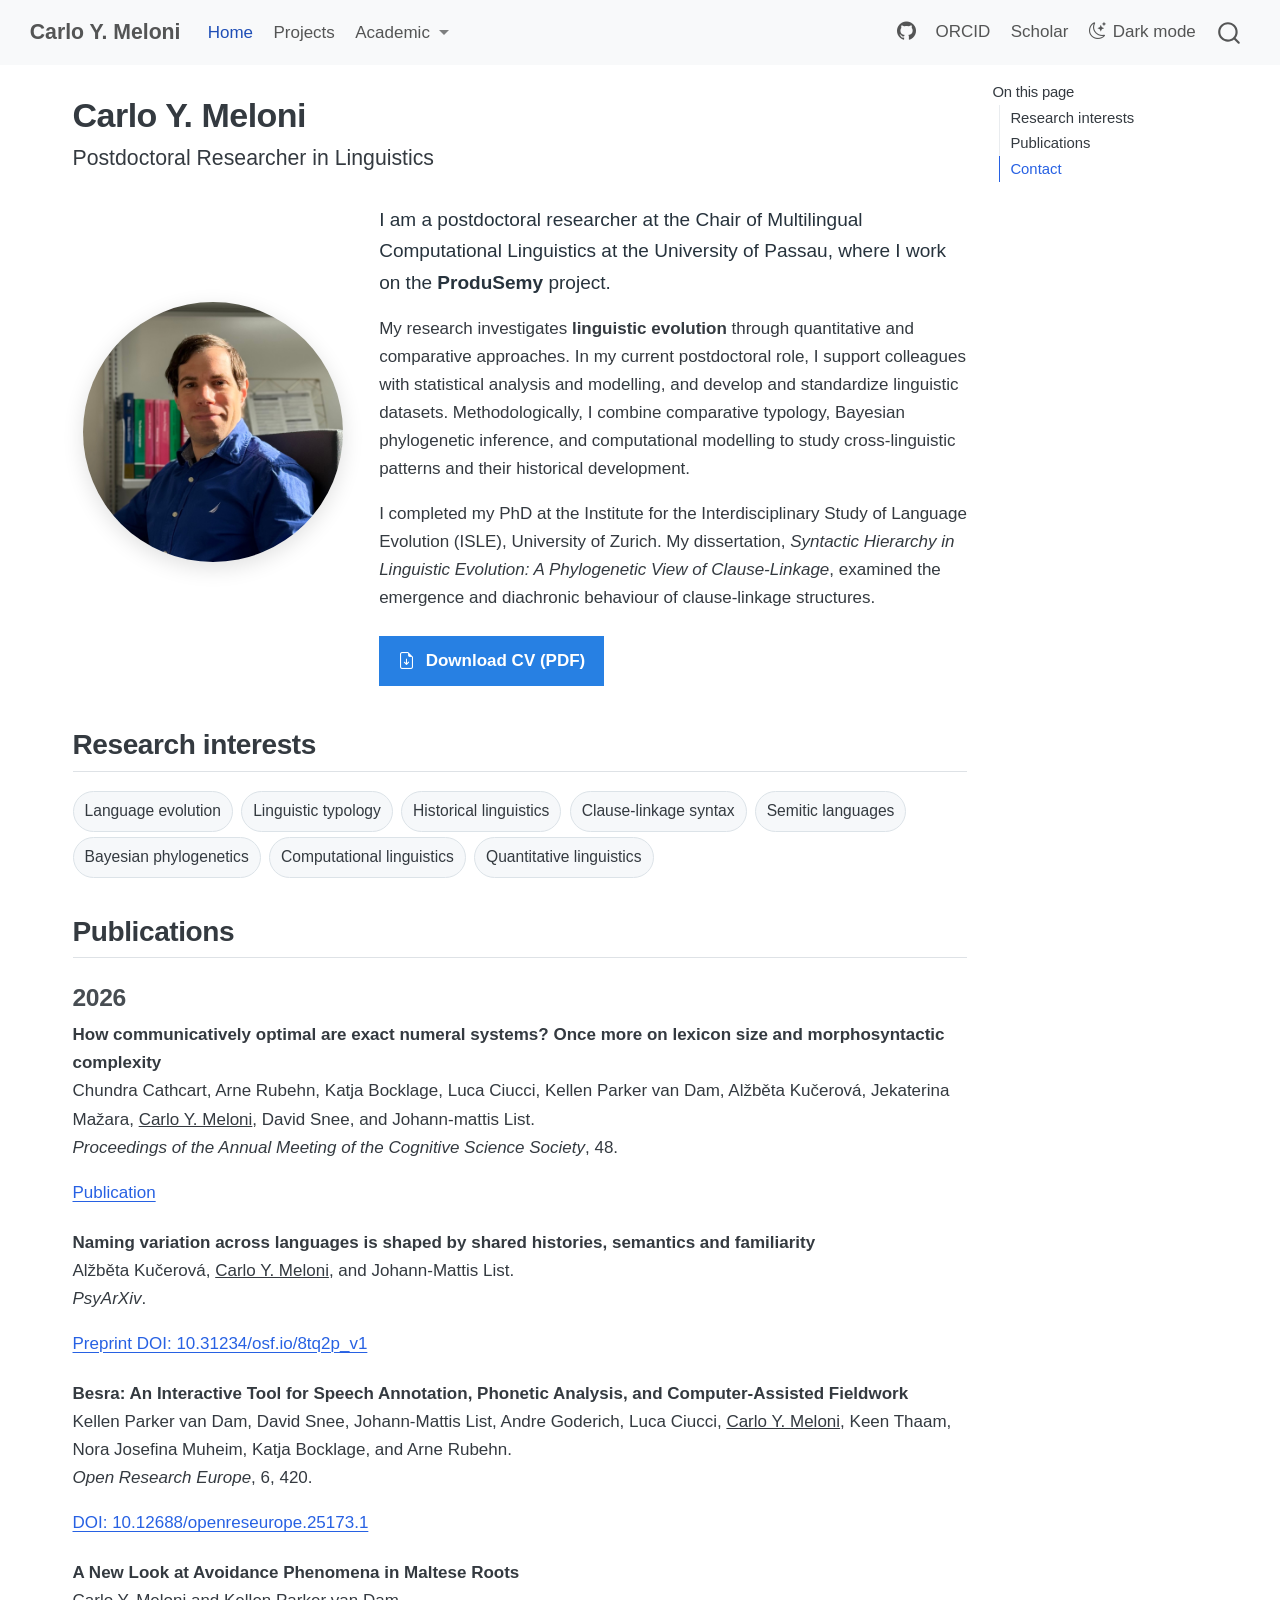
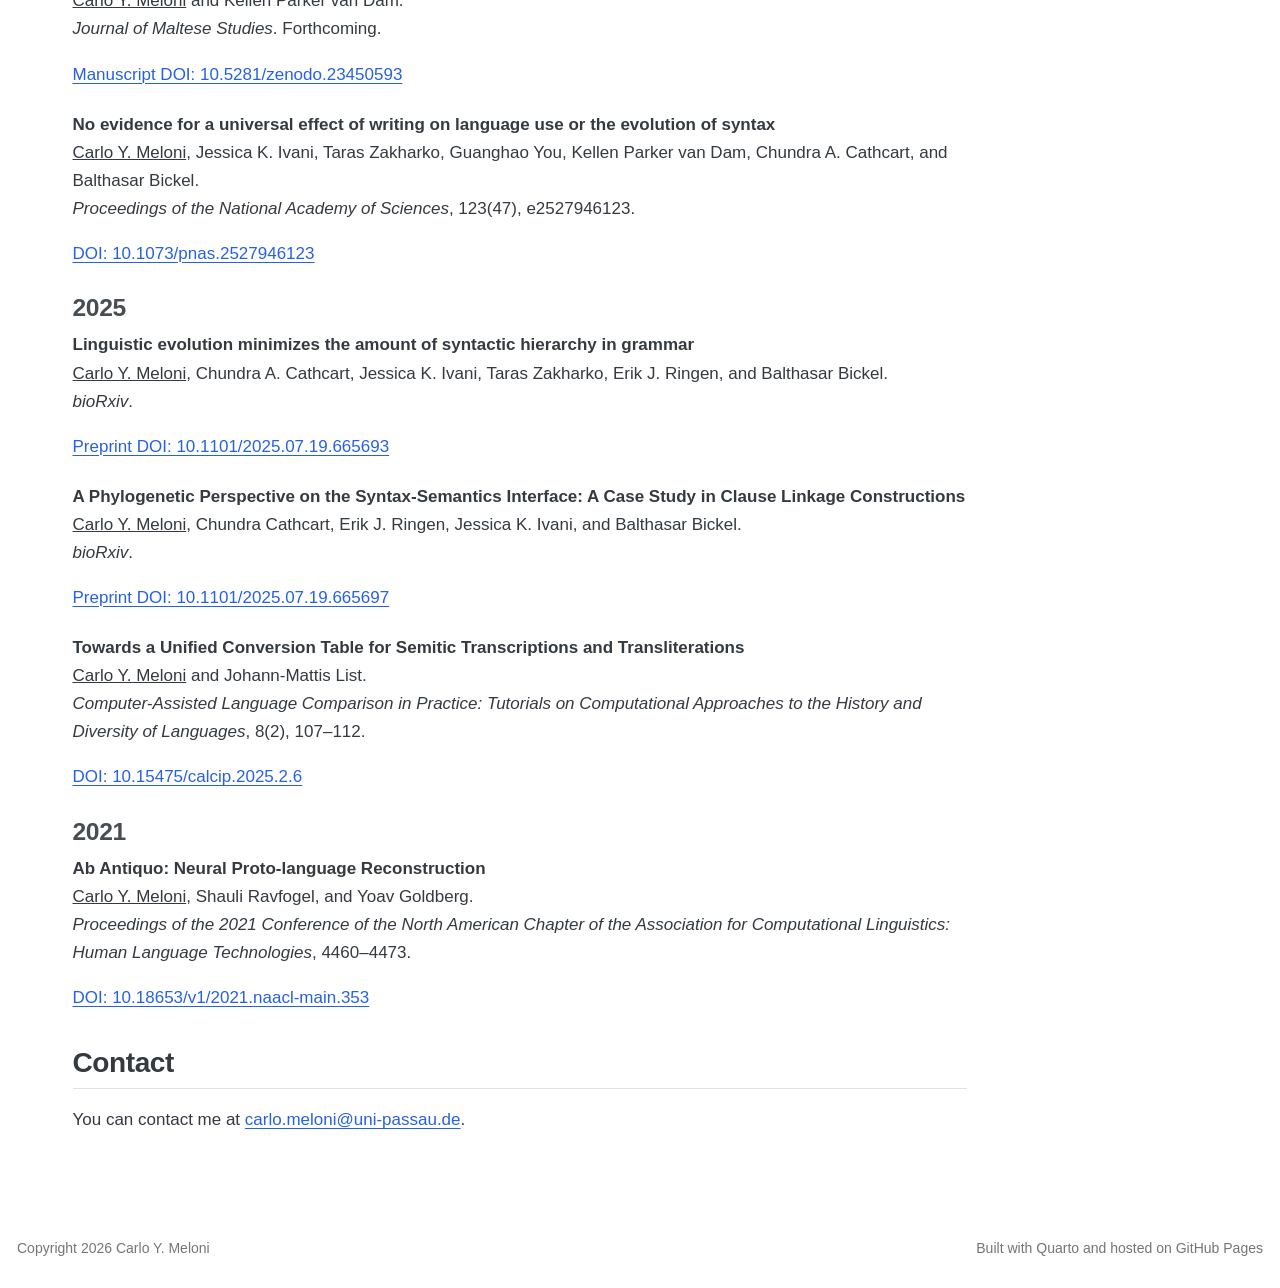
<file: docs/index.html>
<!DOCTYPE html>
<html xmlns="http://www.w3.org/1999/xhtml" lang="en" xml:lang="en"><head>

<meta charset="utf-8">
<meta name="generator" content="quarto-1.5.56">

<meta name="viewport" content="width=device-width, initial-scale=1.0, user-scalable=yes">


<title>Carlo Y. Meloni</title>
<style>
code{white-space: pre-wrap;}
span.smallcaps{font-variant: small-caps;}
div.columns{display: flex; gap: min(4vw, 1.5em);}
div.column{flex: auto; overflow-x: auto;}
div.hanging-indent{margin-left: 1.5em; text-indent: -1.5em;}
ul.task-list{list-style: none;}
ul.task-list li input[type="checkbox"] {
  width: 0.8em;
  margin: 0 0.8em 0.2em -1em; /* quarto-specific, see https://github.com/quarto-dev/quarto-cli/issues/4556 */ 
  vertical-align: middle;
}
</style>


<script src="site_libs/quarto-nav/quarto-nav.js"></script>
<script src="site_libs/quarto-nav/headroom.min.js"></script>
<script src="site_libs/clipboard/clipboard.min.js"></script>
<script src="site_libs/quarto-search/autocomplete.umd.js"></script>
<script src="site_libs/quarto-search/fuse.min.js"></script>
<script src="site_libs/quarto-search/quarto-search.js"></script>
<meta name="quarto:offset" content="./">
<script src="site_libs/quarto-html/quarto.js"></script>
<script src="site_libs/quarto-html/popper.min.js"></script>
<script src="site_libs/quarto-html/tippy.umd.min.js"></script>
<script src="site_libs/quarto-html/anchor.min.js"></script>
<link href="site_libs/quarto-html/tippy.css" rel="stylesheet">
<link href="site_libs/quarto-html/quarto-syntax-highlighting.css" rel="stylesheet" id="quarto-text-highlighting-styles">
<script src="site_libs/bootstrap/bootstrap.min.js"></script>
<link href="site_libs/bootstrap/bootstrap-icons.css" rel="stylesheet">
<link href="site_libs/bootstrap/bootstrap.min.css" rel="stylesheet" id="quarto-bootstrap" data-mode="light">
<script id="quarto-search-options" type="application/json">{
  "location": "navbar",
  "copy-button": false,
  "collapse-after": 3,
  "panel-placement": "end",
  "type": "overlay",
  "limit": 50,
  "keyboard-shortcut": [
    "f",
    "/",
    "s"
  ],
  "show-item-context": false,
  "language": {
    "search-no-results-text": "No results",
    "search-matching-documents-text": "matching documents",
    "search-copy-link-title": "Copy link to search",
    "search-hide-matches-text": "Hide additional matches",
    "search-more-match-text": "more match in this document",
    "search-more-matches-text": "more matches in this document",
    "search-clear-button-title": "Clear",
    "search-text-placeholder": "",
    "search-detached-cancel-button-title": "Cancel",
    "search-submit-button-title": "Submit",
    "search-label": "Search"
  }
}</script>
<style>html{ scroll-behavior: smooth; }</style>
<!-- Apply the visitor's preferred color scheme before the page paints. -->
<script>
(function () {
  var choice = null;
  try { choice = window.localStorage.getItem('cymelo92-theme'); } catch (_) {}
  if (choice !== 'dark' && choice !== 'light') {
    choice = window.matchMedia && window.matchMedia('(prefers-color-scheme: dark)').matches ? 'dark' : 'light';
  }
  document.documentElement.setAttribute('data-bs-theme', choice);
  document.documentElement.setAttribute('data-academic-theme', choice);
})();
</script>
<script>
/* Academic site theme switch: accessible, persistent, and independent of Quarto's theme CSS. */
(function () {
  'use strict';
  const STORAGE_KEY = 'cymelo92-theme';
  const root = document.documentElement;

  function currentTheme() {
    return root.getAttribute('data-academic-theme') === 'dark' ? 'dark' : 'light';
  }

  function setTheme(value, persist) {
    const theme = value === 'dark' ? 'dark' : 'light';
    root.setAttribute('data-academic-theme', theme);
    root.setAttribute('data-bs-theme', theme);
    if (persist) {
      try { window.localStorage.setItem(STORAGE_KEY, theme); } catch (_) {}
    }
    updateButton();
  }

  let button;
  function updateButton() {
    if (!button) return;
    const dark = currentTheme() === 'dark';
    const nextTheme = dark ? 'light' : 'dark';
    button.setAttribute('aria-label', 'Switch to ' + nextTheme + ' mode');
    button.setAttribute('title', 'Switch to ' + nextTheme + ' mode');
    button.setAttribute('aria-pressed', String(dark));
    button.querySelector('.academic-theme-label').textContent = dark ? 'Light mode' : 'Dark mode';
    button.querySelector('i').className = dark ? 'bi bi-sun' : 'bi bi-moon-stars';
  }

  function init() {
    const nav = document.querySelector('#navbarCollapse .navbar-nav.ms-auto');
    if (!nav || document.getElementById('academic-theme-toggle')) return;
    const item = document.createElement('li');
    item.className = 'nav-item academic-theme-item';
    button = document.createElement('button');
    button.id = 'academic-theme-toggle';
    button.type = 'button';
    button.className = 'nav-link academic-theme-toggle';
    const icon = document.createElement('i');
    icon.className = 'bi bi-moon-stars';
    icon.setAttribute('aria-hidden', 'true');
    const label = document.createElement('span');
    label.className = 'academic-theme-label';
    button.append(icon, document.createTextNode(' '), label);
    button.addEventListener('click', function () {
      setTheme(currentTheme() === 'dark' ? 'light' : 'dark', true);
    });
    item.append(button);
    nav.append(item);
    updateButton();
  }

  if (document.readyState === 'loading') {
    document.addEventListener('DOMContentLoaded', init, { once: true });
  } else {
    init();
  }

  // Follow OS changes until the visitor makes an explicit choice.
  if (window.matchMedia) {
    const preference = window.matchMedia('(prefers-color-scheme: dark)');
    const onChange = function (event) {
      let hasOverride = false;
      try { hasOverride = ['dark', 'light'].includes(window.localStorage.getItem(STORAGE_KEY)); } catch (_) {}
      if (!hasOverride) setTheme(event.matches ? 'dark' : 'light', false);
    };
    if (preference.addEventListener) preference.addEventListener('change', onChange);
  }
})();
</script>


<link rel="stylesheet" href="styles.css">
</head>

<body class="nav-fixed">

<div id="quarto-search-results"></div>
  <header id="quarto-header" class="headroom fixed-top">
    <nav class="navbar navbar-expand-lg " data-bs-theme="dark">
      <div class="navbar-container container-fluid">
      <div class="navbar-brand-container mx-auto">
    <a class="navbar-brand" href="./index.html">
    <span class="navbar-title">Carlo Y. Meloni</span>
    </a>
  </div>
            <div id="quarto-search" class="" title="Search"></div>
          <button class="navbar-toggler" type="button" data-bs-toggle="collapse" data-bs-target="#navbarCollapse" aria-controls="navbarCollapse" role="menu" aria-expanded="false" aria-label="Toggle navigation" onclick="if (window.quartoToggleHeadroom) { window.quartoToggleHeadroom(); }">
  <span class="navbar-toggler-icon"></span>
</button>
          <div class="collapse navbar-collapse" id="navbarCollapse">
            <ul class="navbar-nav navbar-nav-scroll me-auto">
  <li class="nav-item">
    <a class="nav-link active" href="./index.html" aria-current="page"> 
<span class="menu-text">Home</span></a>
  </li>  
  <li class="nav-item">
    <a class="nav-link" href="./projects.html"> 
<span class="menu-text">Projects</span></a>
  </li>  
  <li class="nav-item dropdown ">
    <a class="nav-link dropdown-toggle" href="#" id="nav-menu-academic" role="link" data-bs-toggle="dropdown" aria-expanded="false">
 <span class="menu-text">Academic</span>
    </a>
    <ul class="dropdown-menu" aria-labelledby="nav-menu-academic">    
        <li>
    <a class="dropdown-item" href="./talks.html">
 <span class="dropdown-text">Talks &amp; presentations</span></a>
  </li>  
        <li>
    <a class="dropdown-item" href="./teaching.html">
 <span class="dropdown-text">Teaching &amp; service</span></a>
  </li>  
    </ul>
  </li>
</ul>
            <ul class="navbar-nav navbar-nav-scroll ms-auto">
  <li class="nav-item compact">
    <a class="nav-link" href="https://github.com/Cymelo92"> <i class="bi bi-github" role="img" aria-label="GitHub">
</i> 
<span class="menu-text"></span></a>
  </li>  
  <li class="nav-item">
    <a class="nav-link" href="https://orcid.org/0009-0008-0383-7267"> 
<span class="menu-text">ORCID</span></a>
  </li>  
  <li class="nav-item">
    <a class="nav-link" href="https://scholar.google.com/citations?user=G9yLO24AAAAJ&amp;hl=en"> 
<span class="menu-text">Scholar</span></a>
  </li>  
</ul>
          </div> <!-- /navcollapse -->
            <div class="quarto-navbar-tools">
</div>
      </div> <!-- /container-fluid -->
    </nav>
</header>
<!-- content -->
<div id="quarto-content" class="quarto-container page-columns page-rows-contents page-layout-full page-navbar">
<!-- sidebar -->
<!-- margin-sidebar -->
    <div id="quarto-margin-sidebar" class="sidebar margin-sidebar">
        <nav id="TOC" role="doc-toc" class="toc-active">
    <h2 id="toc-title">On this page</h2>
   
  <ul>
  <li><a href="#research-interests" id="toc-research-interests" class="nav-link active" data-scroll-target="#research-interests">Research interests</a></li>
  <li><a href="#publications" id="toc-publications" class="nav-link" data-scroll-target="#publications">Publications</a>
  <ul class="collapse">
  <li><a href="#section" id="toc-section" class="nav-link" data-scroll-target="#section">2026</a></li>
  <li><a href="#section-1" id="toc-section-1" class="nav-link" data-scroll-target="#section-1">2025</a></li>
  <li><a href="#section-2" id="toc-section-2" class="nav-link" data-scroll-target="#section-2">2021</a></li>
  </ul></li>
  <li><a href="#contact" id="toc-contact" class="nav-link" data-scroll-target="#contact">Contact</a></li>
  </ul>
</nav>
    </div>
<!-- main -->
<main class="content column-page-left" id="quarto-document-content">

<header id="title-block-header" class="quarto-title-block default">
<div class="quarto-title">
<h1 class="title">Carlo Y. Meloni</h1>
<p class="subtitle lead">Postdoctoral Researcher in Linguistics</p>
</div>



<div class="quarto-title-meta column-page-left">

    
  
    
  </div>
  


</header>


<div class="grid hero">
<div class="g-col-12 g-col-md-4">
<p><img src="docs/images/carlo-round.jpg" class="profile-photo img-fluid" alt="Portrait of Carlo Y. Meloni"></p>
</div>
<div class="g-col-12 g-col-md-8">
<div class="lead-academic">
<p>I am a postdoctoral researcher at the Chair of Multilingual Computational Linguistics at the University of Passau, where I work on the <strong>ProduSemy</strong> project.</p>
</div>
<p>My research investigates <strong>linguistic evolution</strong> through quantitative and comparative approaches. In my current postdoctoral role, I support colleagues with statistical analysis and modelling, and develop and standardize linguistic datasets. Methodologically, I combine comparative typology, Bayesian phylogenetic inference, and computational modelling to study cross-linguistic patterns and their historical development.</p>
<p>I completed my PhD at the Institute for the Interdisciplinary Study of Language Evolution (ISLE), University of Zurich. My dissertation, <em>Syntactic Hierarchy in Linguistic Evolution: A Phylogenetic View of Clause-Linkage</em>, examined the emergence and diachronic behaviour of clause-linkage structures.</p>
<p class="hero-actions">
<a class="btn btn-primary cv-download" href="files/Carlo_Meloni_CV.pdf" download="Carlo_Meloni_CV.pdf" type="application/pdf" aria-label="Download academic CV as PDF"><i class="bi bi-file-earmark-arrow-down" aria-hidden="true"></i> Download CV (PDF)</a>
</p>
</div>
</div>
<section id="research-interests" class="level2">
<h2 class="anchored" data-anchor-id="research-interests">Research interests</h2>
<div class="research-tags">
<p><span>Language evolution</span> <span>Linguistic typology</span> <span>Historical linguistics</span> <span>Clause-linkage syntax</span> <span>Semitic languages</span> <span>Bayesian phylogenetics</span> <span>Computational linguistics</span> <span>Quantitative linguistics</span></p>
</div>
</section>
<section id="publications" class="level2">
<h2 class="anchored" data-anchor-id="publications">Publications</h2>
<!-- AUTO-GENERATED from references.bib; do not edit this file. -->
<section id="section" class="level3">
<h3 class="anchored" data-anchor-id="section">2026</h3>
<div class="pub-entry">
<div class="pub-title">
How communicatively optimal are exact numeral systems? Once more on lexicon size and morphosyntactic complexity
</div>
<p>
Chundra Cathcart, Arne Rubehn, Katja Bocklage, Luca Ciucci, Kellen Parker van Dam, Alžběta Kučerová, Jekaterina Mažara, <u>Carlo Y. Meloni</u>, David Snee, and Johann-mattis List.<br> <em>Proceedings of the Annual Meeting of the Cognitive Science Society</em>, 48.
</p>
<p class="pub-links">
<a class="pub-url" href="https://escholarship.org/uc/item/4hz9j5f8">Publication</a>
</p>
</div>
<div class="pub-entry">
<div class="pub-title">
Naming variation across languages is shaped by shared histories, semantics and familiarity
</div>
<p>
Alžběta Kučerová, <u>Carlo Y. Meloni</u>, and Johann-Mattis List.<br> <em>PsyArXiv</em>.
</p>
<p class="pub-links">
<a class="pub-doi" href="https://doi.org/10.31234/osf.io/8tq2p_v1">Preprint DOI: 10.31234/osf.io/8tq2p_v1</a>
</p>
</div>
<div class="pub-entry">
<div class="pub-title">
Besra: An Interactive Tool for Speech Annotation, Phonetic Analysis, and Computer-Assisted Fieldwork
</div>
<p>
Kellen Parker van Dam, David Snee, Johann-Mattis List, Andre Goderich, Luca Ciucci, <u>Carlo Y. Meloni</u>, Keen Thaam, Nora Josefina Muheim, Katja Bocklage, and Arne Rubehn.<br> <em>Open Research Europe</em>, 6, 420.
</p>
<p class="pub-links">
<a class="pub-doi" href="https://doi.org/10.12688/openreseurope.25173.1">DOI: 10.12688/openreseurope.25173.1</a>
</p>
</div>
<div class="pub-entry">
<div class="pub-title">
A New Look at Avoidance Phenomena in Maltese Roots
</div>
<p>
<u>Carlo Y. Meloni</u> and Kellen Parker van Dam.<br> <em>Journal of Maltese Studies</em>. Forthcoming.
</p>
<p class="pub-links">
<a class="pub-doi" href="https://doi.org/10.5281/zenodo.23450593">Manuscript DOI: 10.5281/zenodo.23450593</a>
</p>
</div>
<div class="pub-entry">
<div class="pub-title">
No evidence for a universal effect of writing on language use or the evolution of syntax
</div>
<p>
<u>Carlo Y. Meloni</u>, Jessica K. Ivani, Taras Zakharko, Guanghao You, Kellen Parker van Dam, Chundra A. Cathcart, and Balthasar Bickel.<br> <em>Proceedings of the National Academy of Sciences</em>, 123(47), e2527946123.
</p>
<p class="pub-links">
<a class="pub-doi" href="https://doi.org/10.1073/pnas.2527946123">DOI: 10.1073/pnas.2527946123</a>
</p>
</div>
</section>
<section id="section-1" class="level3">
<h3 class="anchored" data-anchor-id="section-1">2025</h3>
<div class="pub-entry">
<div class="pub-title">
Linguistic evolution minimizes the amount of syntactic hierarchy in grammar
</div>
<p>
<u>Carlo Y. Meloni</u>, Chundra A. Cathcart, Jessica K. Ivani, Taras Zakharko, Erik J. Ringen, and Balthasar Bickel.<br> <em>bioRxiv</em>.
</p>
<p class="pub-links">
<a class="pub-doi" href="https://doi.org/10.1101/2025.07.19.665693">Preprint DOI: 10.1101/2025.07.19.665693</a>
</p>
</div>
<div class="pub-entry">
<div class="pub-title">
A Phylogenetic Perspective on the Syntax-Semantics Interface: A Case Study in Clause Linkage Constructions
</div>
<p>
<u>Carlo Y. Meloni</u>, Chundra Cathcart, Erik J. Ringen, Jessica K. Ivani, and Balthasar Bickel.<br> <em>bioRxiv</em>.
</p>
<p class="pub-links">
<a class="pub-doi" href="https://doi.org/10.1101/2025.07.19.665697">Preprint DOI: 10.1101/2025.07.19.665697</a>
</p>
</div>
<div class="pub-entry">
<div class="pub-title">
Towards a Unified Conversion Table for Semitic Transcriptions and Transliterations
</div>
<p>
<u>Carlo Y. Meloni</u> and Johann-Mattis List.<br> <em>Computer-Assisted Language Comparison in Practice: Tutorials on Computational Approaches to the History and Diversity of Languages</em>, 8(2), 107–112.
</p>
<p class="pub-links">
<a class="pub-doi" href="https://doi.org/10.15475/calcip.2025.2.6">DOI: 10.15475/calcip.2025.2.6</a>
</p>
</div>
</section>
<section id="section-2" class="level3">
<h3 class="anchored" data-anchor-id="section-2">2021</h3>
<div class="pub-entry">
<div class="pub-title">
Ab Antiquo: Neural Proto-language Reconstruction
</div>
<p>
<u>Carlo Y. Meloni</u>, Shauli Ravfogel, and Yoav Goldberg.<br> <em>Proceedings of the 2021 Conference of the North American Chapter of the Association for Computational Linguistics: Human Language Technologies</em>, 4460–4473.
</p>
<p class="pub-links">
<a class="pub-doi" href="https://doi.org/10.18653/v1/2021.naacl-main.353">DOI: 10.18653/v1/2021.naacl-main.353</a>
</p>
</div>
</section>
</section>
<section id="contact" class="level2">
<h2 class="anchored" data-anchor-id="contact">Contact</h2>
<p>You can contact me at <a href="mailto:carlo.meloni@uni-passau.de">carlo.meloni@uni-passau.de</a>.</p>


</section>

</main> <!-- /main -->
<script id="quarto-html-after-body" type="application/javascript">
window.document.addEventListener("DOMContentLoaded", function (event) {
  const toggleBodyColorMode = (bsSheetEl) => {
    const mode = bsSheetEl.getAttribute("data-mode");
    const bodyEl = window.document.querySelector("body");
    if (mode === "dark") {
      bodyEl.classList.add("quarto-dark");
      bodyEl.classList.remove("quarto-light");
    } else {
      bodyEl.classList.add("quarto-light");
      bodyEl.classList.remove("quarto-dark");
    }
  }
  const toggleBodyColorPrimary = () => {
    const bsSheetEl = window.document.querySelector("link#quarto-bootstrap");
    if (bsSheetEl) {
      toggleBodyColorMode(bsSheetEl);
    }
  }
  toggleBodyColorPrimary();  
  const icon = "";
  const anchorJS = new window.AnchorJS();
  anchorJS.options = {
    placement: 'right',
    icon: icon
  };
  anchorJS.add('.anchored');
  const isCodeAnnotation = (el) => {
    for (const clz of el.classList) {
      if (clz.startsWith('code-annotation-')) {                     
        return true;
      }
    }
    return false;
  }
  const onCopySuccess = function(e) {
    // button target
    const button = e.trigger;
    // don't keep focus
    button.blur();
    // flash "checked"
    button.classList.add('code-copy-button-checked');
    var currentTitle = button.getAttribute("title");
    button.setAttribute("title", "Copied!");
    let tooltip;
    if (window.bootstrap) {
      button.setAttribute("data-bs-toggle", "tooltip");
      button.setAttribute("data-bs-placement", "left");
      button.setAttribute("data-bs-title", "Copied!");
      tooltip = new bootstrap.Tooltip(button, 
        { trigger: "manual", 
          customClass: "code-copy-button-tooltip",
          offset: [0, -8]});
      tooltip.show();    
    }
    setTimeout(function() {
      if (tooltip) {
        tooltip.hide();
        button.removeAttribute("data-bs-title");
        button.removeAttribute("data-bs-toggle");
        button.removeAttribute("data-bs-placement");
      }
      button.setAttribute("title", currentTitle);
      button.classList.remove('code-copy-button-checked');
    }, 1000);
    // clear code selection
    e.clearSelection();
  }
  const getTextToCopy = function(trigger) {
      const codeEl = trigger.previousElementSibling.cloneNode(true);
      for (const childEl of codeEl.children) {
        if (isCodeAnnotation(childEl)) {
          childEl.remove();
        }
      }
      return codeEl.innerText;
  }
  const clipboard = new window.ClipboardJS('.code-copy-button:not([data-in-quarto-modal])', {
    text: getTextToCopy
  });
  clipboard.on('success', onCopySuccess);
  if (window.document.getElementById('quarto-embedded-source-code-modal')) {
    // For code content inside modals, clipBoardJS needs to be initialized with a container option
    // TODO: Check when it could be a function (https://github.com/zenorocha/clipboard.js/issues/860)
    const clipboardModal = new window.ClipboardJS('.code-copy-button[data-in-quarto-modal]', {
      text: getTextToCopy,
      container: window.document.getElementById('quarto-embedded-source-code-modal')
    });
    clipboardModal.on('success', onCopySuccess);
  }
    var localhostRegex = new RegExp(/^(?:http|https):\/\/localhost\:?[0-9]*\//);
    var mailtoRegex = new RegExp(/^mailto:/);
      var filterRegex = new RegExp("https:\/\/cymelo92\.github\.io");
    var isInternal = (href) => {
        return filterRegex.test(href) || localhostRegex.test(href) || mailtoRegex.test(href);
    }
    // Inspect non-navigation links and adorn them if external
 	var links = window.document.querySelectorAll('a[href]:not(.nav-link):not(.navbar-brand):not(.toc-action):not(.sidebar-link):not(.sidebar-item-toggle):not(.pagination-link):not(.no-external):not([aria-hidden]):not(.dropdown-item):not(.quarto-navigation-tool):not(.about-link)');
    for (var i=0; i<links.length; i++) {
      const link = links[i];
      if (!isInternal(link.href)) {
        // undo the damage that might have been done by quarto-nav.js in the case of
        // links that we want to consider external
        if (link.dataset.originalHref !== undefined) {
          link.href = link.dataset.originalHref;
        }
          // target, if specified
          link.setAttribute("target", "_blank");
          if (link.getAttribute("rel") === null) {
            link.setAttribute("rel", "noopener");
          }
      }
    }
  function tippyHover(el, contentFn, onTriggerFn, onUntriggerFn) {
    const config = {
      allowHTML: true,
      maxWidth: 500,
      delay: 100,
      arrow: false,
      appendTo: function(el) {
          return el.parentElement;
      },
      interactive: true,
      interactiveBorder: 10,
      theme: 'quarto',
      placement: 'bottom-start',
    };
    if (contentFn) {
      config.content = contentFn;
    }
    if (onTriggerFn) {
      config.onTrigger = onTriggerFn;
    }
    if (onUntriggerFn) {
      config.onUntrigger = onUntriggerFn;
    }
    window.tippy(el, config); 
  }
  const noterefs = window.document.querySelectorAll('a[role="doc-noteref"]');
  for (var i=0; i<noterefs.length; i++) {
    const ref = noterefs[i];
    tippyHover(ref, function() {
      // use id or data attribute instead here
      let href = ref.getAttribute('data-footnote-href') || ref.getAttribute('href');
      try { href = new URL(href).hash; } catch {}
      const id = href.replace(/^#\/?/, "");
      const note = window.document.getElementById(id);
      if (note) {
        return note.innerHTML;
      } else {
        return "";
      }
    });
  }
  const xrefs = window.document.querySelectorAll('a.quarto-xref');
  const processXRef = (id, note) => {
    // Strip column container classes
    const stripColumnClz = (el) => {
      el.classList.remove("page-full", "page-columns");
      if (el.children) {
        for (const child of el.children) {
          stripColumnClz(child);
        }
      }
    }
    stripColumnClz(note)
    if (id === null || id.startsWith('sec-')) {
      // Special case sections, only their first couple elements
      const container = document.createElement("div");
      if (note.children && note.children.length > 2) {
        container.appendChild(note.children[0].cloneNode(true));
        for (let i = 1; i < note.children.length; i++) {
          const child = note.children[i];
          if (child.tagName === "P" && child.innerText === "") {
            continue;
          } else {
            container.appendChild(child.cloneNode(true));
            break;
          }
        }
        if (window.Quarto?.typesetMath) {
          window.Quarto.typesetMath(container);
        }
        return container.innerHTML
      } else {
        if (window.Quarto?.typesetMath) {
          window.Quarto.typesetMath(note);
        }
        return note.innerHTML;
      }
    } else {
      // Remove any anchor links if they are present
      const anchorLink = note.querySelector('a.anchorjs-link');
      if (anchorLink) {
        anchorLink.remove();
      }
      if (window.Quarto?.typesetMath) {
        window.Quarto.typesetMath(note);
      }
      // TODO in 1.5, we should make sure this works without a callout special case
      if (note.classList.contains("callout")) {
        return note.outerHTML;
      } else {
        return note.innerHTML;
      }
    }
  }
  for (var i=0; i<xrefs.length; i++) {
    const xref = xrefs[i];
    tippyHover(xref, undefined, function(instance) {
      instance.disable();
      let url = xref.getAttribute('href');
      let hash = undefined; 
      if (url.startsWith('#')) {
        hash = url;
      } else {
        try { hash = new URL(url).hash; } catch {}
      }
      if (hash) {
        const id = hash.replace(/^#\/?/, "");
        const note = window.document.getElementById(id);
        if (note !== null) {
          try {
            const html = processXRef(id, note.cloneNode(true));
            instance.setContent(html);
          } finally {
            instance.enable();
            instance.show();
          }
        } else {
          // See if we can fetch this
          fetch(url.split('#')[0])
          .then(res => res.text())
          .then(html => {
            const parser = new DOMParser();
            const htmlDoc = parser.parseFromString(html, "text/html");
            const note = htmlDoc.getElementById(id);
            if (note !== null) {
              const html = processXRef(id, note);
              instance.setContent(html);
            } 
          }).finally(() => {
            instance.enable();
            instance.show();
          });
        }
      } else {
        // See if we can fetch a full url (with no hash to target)
        // This is a special case and we should probably do some content thinning / targeting
        fetch(url)
        .then(res => res.text())
        .then(html => {
          const parser = new DOMParser();
          const htmlDoc = parser.parseFromString(html, "text/html");
          const note = htmlDoc.querySelector('main.content');
          if (note !== null) {
            // This should only happen for chapter cross references
            // (since there is no id in the URL)
            // remove the first header
            if (note.children.length > 0 && note.children[0].tagName === "HEADER") {
              note.children[0].remove();
            }
            const html = processXRef(null, note);
            instance.setContent(html);
          } 
        }).finally(() => {
          instance.enable();
          instance.show();
        });
      }
    }, function(instance) {
    });
  }
      let selectedAnnoteEl;
      const selectorForAnnotation = ( cell, annotation) => {
        let cellAttr = 'data-code-cell="' + cell + '"';
        let lineAttr = 'data-code-annotation="' +  annotation + '"';
        const selector = 'span[' + cellAttr + '][' + lineAttr + ']';
        return selector;
      }
      const selectCodeLines = (annoteEl) => {
        const doc = window.document;
        const targetCell = annoteEl.getAttribute("data-target-cell");
        const targetAnnotation = annoteEl.getAttribute("data-target-annotation");
        const annoteSpan = window.document.querySelector(selectorForAnnotation(targetCell, targetAnnotation));
        const lines = annoteSpan.getAttribute("data-code-lines").split(",");
        const lineIds = lines.map((line) => {
          return targetCell + "-" + line;
        })
        let top = null;
        let height = null;
        let parent = null;
        if (lineIds.length > 0) {
            //compute the position of the single el (top and bottom and make a div)
            const el = window.document.getElementById(lineIds[0]);
            top = el.offsetTop;
            height = el.offsetHeight;
            parent = el.parentElement.parentElement;
          if (lineIds.length > 1) {
            const lastEl = window.document.getElementById(lineIds[lineIds.length - 1]);
            const bottom = lastEl.offsetTop + lastEl.offsetHeight;
            height = bottom - top;
          }
          if (top !== null && height !== null && parent !== null) {
            // cook up a div (if necessary) and position it 
            let div = window.document.getElementById("code-annotation-line-highlight");
            if (div === null) {
              div = window.document.createElement("div");
              div.setAttribute("id", "code-annotation-line-highlight");
              div.style.position = 'absolute';
              parent.appendChild(div);
            }
            div.style.top = top - 2 + "px";
            div.style.height = height + 4 + "px";
            div.style.left = 0;
            let gutterDiv = window.document.getElementById("code-annotation-line-highlight-gutter");
            if (gutterDiv === null) {
              gutterDiv = window.document.createElement("div");
              gutterDiv.setAttribute("id", "code-annotation-line-highlight-gutter");
              gutterDiv.style.position = 'absolute';
              const codeCell = window.document.getElementById(targetCell);
              const gutter = codeCell.querySelector('.code-annotation-gutter');
              gutter.appendChild(gutterDiv);
            }
            gutterDiv.style.top = top - 2 + "px";
            gutterDiv.style.height = height + 4 + "px";
          }
          selectedAnnoteEl = annoteEl;
        }
      };
      const unselectCodeLines = () => {
        const elementsIds = ["code-annotation-line-highlight", "code-annotation-line-highlight-gutter"];
        elementsIds.forEach((elId) => {
          const div = window.document.getElementById(elId);
          if (div) {
            div.remove();
          }
        });
        selectedAnnoteEl = undefined;
      };
        // Handle positioning of the toggle
    window.addEventListener(
      "resize",
      throttle(() => {
        elRect = undefined;
        if (selectedAnnoteEl) {
          selectCodeLines(selectedAnnoteEl);
        }
      }, 10)
    );
    function throttle(fn, ms) {
    let throttle = false;
    let timer;
      return (...args) => {
        if(!throttle) { // first call gets through
            fn.apply(this, args);
            throttle = true;
        } else { // all the others get throttled
            if(timer) clearTimeout(timer); // cancel #2
            timer = setTimeout(() => {
              fn.apply(this, args);
              timer = throttle = false;
            }, ms);
        }
      };
    }
      // Attach click handler to the DT
      const annoteDls = window.document.querySelectorAll('dt[data-target-cell]');
      for (const annoteDlNode of annoteDls) {
        annoteDlNode.addEventListener('click', (event) => {
          const clickedEl = event.target;
          if (clickedEl !== selectedAnnoteEl) {
            unselectCodeLines();
            const activeEl = window.document.querySelector('dt[data-target-cell].code-annotation-active');
            if (activeEl) {
              activeEl.classList.remove('code-annotation-active');
            }
            selectCodeLines(clickedEl);
            clickedEl.classList.add('code-annotation-active');
          } else {
            // Unselect the line
            unselectCodeLines();
            clickedEl.classList.remove('code-annotation-active');
          }
        });
      }
  const findCites = (el) => {
    const parentEl = el.parentElement;
    if (parentEl) {
      const cites = parentEl.dataset.cites;
      if (cites) {
        return {
          el,
          cites: cites.split(' ')
        };
      } else {
        return findCites(el.parentElement)
      }
    } else {
      return undefined;
    }
  };
  var bibliorefs = window.document.querySelectorAll('a[role="doc-biblioref"]');
  for (var i=0; i<bibliorefs.length; i++) {
    const ref = bibliorefs[i];
    const citeInfo = findCites(ref);
    if (citeInfo) {
      tippyHover(citeInfo.el, function() {
        var popup = window.document.createElement('div');
        citeInfo.cites.forEach(function(cite) {
          var citeDiv = window.document.createElement('div');
          citeDiv.classList.add('hanging-indent');
          citeDiv.classList.add('csl-entry');
          var biblioDiv = window.document.getElementById('ref-' + cite);
          if (biblioDiv) {
            citeDiv.innerHTML = biblioDiv.innerHTML;
          }
          popup.appendChild(citeDiv);
        });
        return popup.innerHTML;
      });
    }
  }
});
</script>
</div> <!-- /content -->
<footer class="footer">
  <div class="nav-footer">
    <div class="nav-footer-left">
<p>Copyright 2026 Carlo Y. Meloni</p>
</div>   
    <div class="nav-footer-center">
      &nbsp;
    </div>
    <div class="nav-footer-right">
<p>Built with Quarto and hosted on GitHub Pages</p>
</div>
  </div>
</footer>




<script src="site_libs/quarto-html/zenscroll-min.js"></script>
</body></html>
</file>
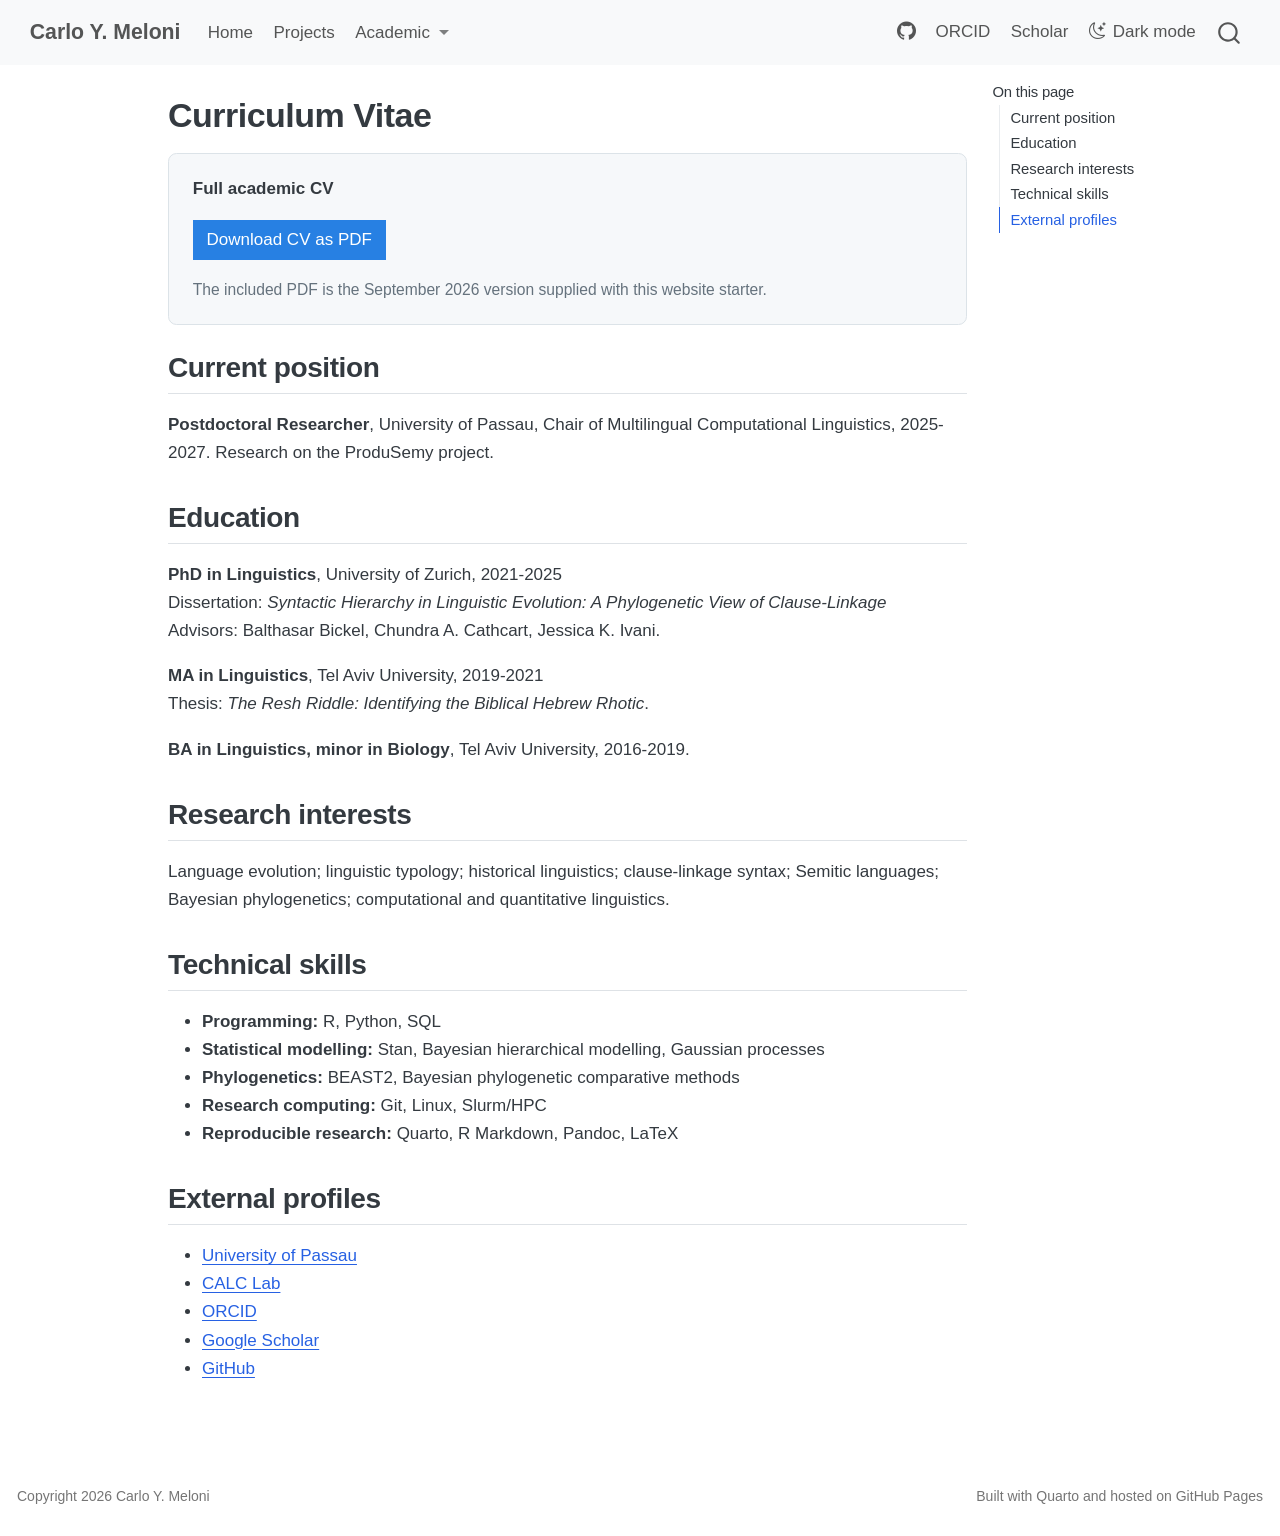
<file: docs/cv.html>
<!DOCTYPE html>
<html xmlns="http://www.w3.org/1999/xhtml" lang="en" xml:lang="en"><head>

<meta charset="utf-8">
<meta name="generator" content="quarto-1.5.56">

<meta name="viewport" content="width=device-width, initial-scale=1.0, user-scalable=yes">


<title>Curriculum Vitae – Carlo Y. Meloni</title>
<style>
code{white-space: pre-wrap;}
span.smallcaps{font-variant: small-caps;}
div.columns{display: flex; gap: min(4vw, 1.5em);}
div.column{flex: auto; overflow-x: auto;}
div.hanging-indent{margin-left: 1.5em; text-indent: -1.5em;}
ul.task-list{list-style: none;}
ul.task-list li input[type="checkbox"] {
  width: 0.8em;
  margin: 0 0.8em 0.2em -1em; /* quarto-specific, see https://github.com/quarto-dev/quarto-cli/issues/4556 */ 
  vertical-align: middle;
}
</style>


<script src="site_libs/quarto-nav/quarto-nav.js"></script>
<script src="site_libs/quarto-nav/headroom.min.js"></script>
<script src="site_libs/clipboard/clipboard.min.js"></script>
<script src="site_libs/quarto-search/autocomplete.umd.js"></script>
<script src="site_libs/quarto-search/fuse.min.js"></script>
<script src="site_libs/quarto-search/quarto-search.js"></script>
<meta name="quarto:offset" content="./">
<script src="site_libs/quarto-html/quarto.js"></script>
<script src="site_libs/quarto-html/popper.min.js"></script>
<script src="site_libs/quarto-html/tippy.umd.min.js"></script>
<script src="site_libs/quarto-html/anchor.min.js"></script>
<link href="site_libs/quarto-html/tippy.css" rel="stylesheet">
<link href="site_libs/quarto-html/quarto-syntax-highlighting.css" rel="stylesheet" id="quarto-text-highlighting-styles">
<script src="site_libs/bootstrap/bootstrap.min.js"></script>
<link href="site_libs/bootstrap/bootstrap-icons.css" rel="stylesheet">
<link href="site_libs/bootstrap/bootstrap.min.css" rel="stylesheet" id="quarto-bootstrap" data-mode="light">
<script id="quarto-search-options" type="application/json">{
  "location": "navbar",
  "copy-button": false,
  "collapse-after": 3,
  "panel-placement": "end",
  "type": "overlay",
  "limit": 50,
  "keyboard-shortcut": [
    "f",
    "/",
    "s"
  ],
  "show-item-context": false,
  "language": {
    "search-no-results-text": "No results",
    "search-matching-documents-text": "matching documents",
    "search-copy-link-title": "Copy link to search",
    "search-hide-matches-text": "Hide additional matches",
    "search-more-match-text": "more match in this document",
    "search-more-matches-text": "more matches in this document",
    "search-clear-button-title": "Clear",
    "search-text-placeholder": "",
    "search-detached-cancel-button-title": "Cancel",
    "search-submit-button-title": "Submit",
    "search-label": "Search"
  }
}</script>
<style>html{ scroll-behavior: smooth; }</style>
<!-- Apply the visitor's preferred color scheme before the page paints. -->
<script>
(function () {
  var choice = null;
  try { choice = window.localStorage.getItem('cymelo92-theme'); } catch (_) {}
  if (choice !== 'dark' && choice !== 'light') {
    choice = window.matchMedia && window.matchMedia('(prefers-color-scheme: dark)').matches ? 'dark' : 'light';
  }
  document.documentElement.setAttribute('data-bs-theme', choice);
  document.documentElement.setAttribute('data-academic-theme', choice);
})();
</script>
<script>
/* Academic site theme switch: accessible, persistent, and independent of Quarto's theme CSS. */
(function () {
  'use strict';
  const STORAGE_KEY = 'cymelo92-theme';
  const root = document.documentElement;

  function currentTheme() {
    return root.getAttribute('data-academic-theme') === 'dark' ? 'dark' : 'light';
  }

  function setTheme(value, persist) {
    const theme = value === 'dark' ? 'dark' : 'light';
    root.setAttribute('data-academic-theme', theme);
    root.setAttribute('data-bs-theme', theme);
    if (persist) {
      try { window.localStorage.setItem(STORAGE_KEY, theme); } catch (_) {}
    }
    updateButton();
  }

  let button;
  function updateButton() {
    if (!button) return;
    const dark = currentTheme() === 'dark';
    const nextTheme = dark ? 'light' : 'dark';
    button.setAttribute('aria-label', 'Switch to ' + nextTheme + ' mode');
    button.setAttribute('title', 'Switch to ' + nextTheme + ' mode');
    button.setAttribute('aria-pressed', String(dark));
    button.querySelector('.academic-theme-label').textContent = dark ? 'Light mode' : 'Dark mode';
    button.querySelector('i').className = dark ? 'bi bi-sun' : 'bi bi-moon-stars';
  }

  function init() {
    const nav = document.querySelector('#navbarCollapse .navbar-nav.ms-auto');
    if (!nav || document.getElementById('academic-theme-toggle')) return;
    const item = document.createElement('li');
    item.className = 'nav-item academic-theme-item';
    button = document.createElement('button');
    button.id = 'academic-theme-toggle';
    button.type = 'button';
    button.className = 'nav-link academic-theme-toggle';
    const icon = document.createElement('i');
    icon.className = 'bi bi-moon-stars';
    icon.setAttribute('aria-hidden', 'true');
    const label = document.createElement('span');
    label.className = 'academic-theme-label';
    button.append(icon, document.createTextNode(' '), label);
    button.addEventListener('click', function () {
      setTheme(currentTheme() === 'dark' ? 'light' : 'dark', true);
    });
    item.append(button);
    nav.append(item);
    updateButton();
  }

  if (document.readyState === 'loading') {
    document.addEventListener('DOMContentLoaded', init, { once: true });
  } else {
    init();
  }

  // Follow OS changes until the visitor makes an explicit choice.
  if (window.matchMedia) {
    const preference = window.matchMedia('(prefers-color-scheme: dark)');
    const onChange = function (event) {
      let hasOverride = false;
      try { hasOverride = ['dark', 'light'].includes(window.localStorage.getItem(STORAGE_KEY)); } catch (_) {}
      if (!hasOverride) setTheme(event.matches ? 'dark' : 'light', false);
    };
    if (preference.addEventListener) preference.addEventListener('change', onChange);
  }
})();
</script>


<link rel="stylesheet" href="styles.css">
</head>

<body class="nav-fixed">

<div id="quarto-search-results"></div>
  <header id="quarto-header" class="headroom fixed-top">
    <nav class="navbar navbar-expand-lg " data-bs-theme="dark">
      <div class="navbar-container container-fluid">
      <div class="navbar-brand-container mx-auto">
    <a class="navbar-brand" href="./index.html">
    <span class="navbar-title">Carlo Y. Meloni</span>
    </a>
  </div>
            <div id="quarto-search" class="" title="Search"></div>
          <button class="navbar-toggler" type="button" data-bs-toggle="collapse" data-bs-target="#navbarCollapse" aria-controls="navbarCollapse" role="menu" aria-expanded="false" aria-label="Toggle navigation" onclick="if (window.quartoToggleHeadroom) { window.quartoToggleHeadroom(); }">
  <span class="navbar-toggler-icon"></span>
</button>
          <div class="collapse navbar-collapse" id="navbarCollapse">
            <ul class="navbar-nav navbar-nav-scroll me-auto">
  <li class="nav-item">
    <a class="nav-link" href="./index.html"> 
<span class="menu-text">Home</span></a>
  </li>  
  <li class="nav-item">
    <a class="nav-link" href="./projects.html"> 
<span class="menu-text">Projects</span></a>
  </li>  
  <li class="nav-item dropdown ">
    <a class="nav-link dropdown-toggle" href="#" id="nav-menu-academic" role="link" data-bs-toggle="dropdown" aria-expanded="false">
 <span class="menu-text">Academic</span>
    </a>
    <ul class="dropdown-menu" aria-labelledby="nav-menu-academic">    
        <li>
    <a class="dropdown-item" href="./talks.html">
 <span class="dropdown-text">Talks &amp; presentations</span></a>
  </li>  
        <li>
    <a class="dropdown-item" href="./teaching.html">
 <span class="dropdown-text">Teaching &amp; service</span></a>
  </li>  
    </ul>
  </li>
</ul>
            <ul class="navbar-nav navbar-nav-scroll ms-auto">
  <li class="nav-item compact">
    <a class="nav-link" href="https://github.com/Cymelo92"> <i class="bi bi-github" role="img" aria-label="GitHub">
</i> 
<span class="menu-text"></span></a>
  </li>  
  <li class="nav-item">
    <a class="nav-link" href="https://orcid.org/0009-0008-0383-7267"> 
<span class="menu-text">ORCID</span></a>
  </li>  
  <li class="nav-item">
    <a class="nav-link" href="https://scholar.google.com/citations?user=G9yLO24AAAAJ&amp;hl=en"> 
<span class="menu-text">Scholar</span></a>
  </li>  
</ul>
          </div> <!-- /navcollapse -->
            <div class="quarto-navbar-tools">
</div>
      </div> <!-- /container-fluid -->
    </nav>
</header>
<!-- content -->
<div id="quarto-content" class="quarto-container page-columns page-rows-contents page-layout-article page-navbar">
<!-- sidebar -->
<!-- margin-sidebar -->
    <div id="quarto-margin-sidebar" class="sidebar margin-sidebar">
        <nav id="TOC" role="doc-toc" class="toc-active">
    <h2 id="toc-title">On this page</h2>
   
  <ul>
  <li><a href="#current-position" id="toc-current-position" class="nav-link active" data-scroll-target="#current-position">Current position</a></li>
  <li><a href="#education" id="toc-education" class="nav-link" data-scroll-target="#education">Education</a></li>
  <li><a href="#research-interests" id="toc-research-interests" class="nav-link" data-scroll-target="#research-interests">Research interests</a></li>
  <li><a href="#technical-skills" id="toc-technical-skills" class="nav-link" data-scroll-target="#technical-skills">Technical skills</a></li>
  <li><a href="#external-profiles" id="toc-external-profiles" class="nav-link" data-scroll-target="#external-profiles">External profiles</a></li>
  </ul>
</nav>
    </div>
<!-- main -->
<main class="content" id="quarto-document-content">

<header id="title-block-header" class="quarto-title-block default">
<div class="quarto-title">
<h1 class="title">Curriculum Vitae</h1>
</div>



<div class="quarto-title-meta">

    
  
    
  </div>
  


</header>


<div class="cv-card">
<p><strong>Full academic CV</strong></p>
<p><a href="files/Carlo_Meloni_CV.pdf" class="btn btn-primary">Download CV as PDF</a></p>
<div class="small-note">
The included PDF is the September 2026 version supplied with this website starter.
</div>
</div>
<section id="current-position" class="level2">
<h2 class="anchored" data-anchor-id="current-position">Current position</h2>
<p><strong>Postdoctoral Researcher</strong>, University of Passau, Chair of Multilingual Computational Linguistics, 2025-2027. Research on the ProduSemy project.</p>
</section>
<section id="education" class="level2">
<h2 class="anchored" data-anchor-id="education">Education</h2>
<p><strong>PhD in Linguistics</strong>, University of Zurich, 2021-2025<br>
Dissertation: <em>Syntactic Hierarchy in Linguistic Evolution: A Phylogenetic View of Clause-Linkage</em><br>
Advisors: Balthasar Bickel, Chundra A. Cathcart, Jessica K. Ivani.</p>
<p><strong>MA in Linguistics</strong>, Tel Aviv University, 2019-2021<br>
Thesis: <em>The Resh Riddle: Identifying the Biblical Hebrew Rhotic</em>.</p>
<p><strong>BA in Linguistics, minor in Biology</strong>, Tel Aviv University, 2016-2019.</p>
</section>
<section id="research-interests" class="level2">
<h2 class="anchored" data-anchor-id="research-interests">Research interests</h2>
<p>Language evolution; linguistic typology; historical linguistics; clause-linkage syntax; Semitic languages; Bayesian phylogenetics; computational and quantitative linguistics.</p>
</section>
<section id="technical-skills" class="level2">
<h2 class="anchored" data-anchor-id="technical-skills">Technical skills</h2>
<ul>
<li><strong>Programming:</strong> R, Python, SQL</li>
<li><strong>Statistical modelling:</strong> Stan, Bayesian hierarchical modelling, Gaussian processes</li>
<li><strong>Phylogenetics:</strong> BEAST2, Bayesian phylogenetic comparative methods</li>
<li><strong>Research computing:</strong> Git, Linux, Slurm/HPC</li>
<li><strong>Reproducible research:</strong> Quarto, R Markdown, Pandoc, LaTeX</li>
</ul>
</section>
<section id="external-profiles" class="level2">
<h2 class="anchored" data-anchor-id="external-profiles">External profiles</h2>
<ul>
<li><a href="https://www.geku.uni-passau.de/mcl/team/carlo-meloni">University of Passau</a></li>
<li><a href="https://calclab.org">CALC Lab</a></li>
<li><a href="https://orcid.org/0009-0008-0383-7267">ORCID</a></li>
<li><a href="https://scholar.google.com/citations?user=G9yLO24AAAAJ&amp;hl=en">Google Scholar</a></li>
<li><a href="https://github.com/Cymelo92">GitHub</a></li>
</ul>


</section>

</main> <!-- /main -->
<script id="quarto-html-after-body" type="application/javascript">
window.document.addEventListener("DOMContentLoaded", function (event) {
  const toggleBodyColorMode = (bsSheetEl) => {
    const mode = bsSheetEl.getAttribute("data-mode");
    const bodyEl = window.document.querySelector("body");
    if (mode === "dark") {
      bodyEl.classList.add("quarto-dark");
      bodyEl.classList.remove("quarto-light");
    } else {
      bodyEl.classList.add("quarto-light");
      bodyEl.classList.remove("quarto-dark");
    }
  }
  const toggleBodyColorPrimary = () => {
    const bsSheetEl = window.document.querySelector("link#quarto-bootstrap");
    if (bsSheetEl) {
      toggleBodyColorMode(bsSheetEl);
    }
  }
  toggleBodyColorPrimary();  
  const icon = "";
  const anchorJS = new window.AnchorJS();
  anchorJS.options = {
    placement: 'right',
    icon: icon
  };
  anchorJS.add('.anchored');
  const isCodeAnnotation = (el) => {
    for (const clz of el.classList) {
      if (clz.startsWith('code-annotation-')) {                     
        return true;
      }
    }
    return false;
  }
  const onCopySuccess = function(e) {
    // button target
    const button = e.trigger;
    // don't keep focus
    button.blur();
    // flash "checked"
    button.classList.add('code-copy-button-checked');
    var currentTitle = button.getAttribute("title");
    button.setAttribute("title", "Copied!");
    let tooltip;
    if (window.bootstrap) {
      button.setAttribute("data-bs-toggle", "tooltip");
      button.setAttribute("data-bs-placement", "left");
      button.setAttribute("data-bs-title", "Copied!");
      tooltip = new bootstrap.Tooltip(button, 
        { trigger: "manual", 
          customClass: "code-copy-button-tooltip",
          offset: [0, -8]});
      tooltip.show();    
    }
    setTimeout(function() {
      if (tooltip) {
        tooltip.hide();
        button.removeAttribute("data-bs-title");
        button.removeAttribute("data-bs-toggle");
        button.removeAttribute("data-bs-placement");
      }
      button.setAttribute("title", currentTitle);
      button.classList.remove('code-copy-button-checked');
    }, 1000);
    // clear code selection
    e.clearSelection();
  }
  const getTextToCopy = function(trigger) {
      const codeEl = trigger.previousElementSibling.cloneNode(true);
      for (const childEl of codeEl.children) {
        if (isCodeAnnotation(childEl)) {
          childEl.remove();
        }
      }
      return codeEl.innerText;
  }
  const clipboard = new window.ClipboardJS('.code-copy-button:not([data-in-quarto-modal])', {
    text: getTextToCopy
  });
  clipboard.on('success', onCopySuccess);
  if (window.document.getElementById('quarto-embedded-source-code-modal')) {
    // For code content inside modals, clipBoardJS needs to be initialized with a container option
    // TODO: Check when it could be a function (https://github.com/zenorocha/clipboard.js/issues/860)
    const clipboardModal = new window.ClipboardJS('.code-copy-button[data-in-quarto-modal]', {
      text: getTextToCopy,
      container: window.document.getElementById('quarto-embedded-source-code-modal')
    });
    clipboardModal.on('success', onCopySuccess);
  }
    var localhostRegex = new RegExp(/^(?:http|https):\/\/localhost\:?[0-9]*\//);
    var mailtoRegex = new RegExp(/^mailto:/);
      var filterRegex = new RegExp("https:\/\/cymelo92\.github\.io");
    var isInternal = (href) => {
        return filterRegex.test(href) || localhostRegex.test(href) || mailtoRegex.test(href);
    }
    // Inspect non-navigation links and adorn them if external
 	var links = window.document.querySelectorAll('a[href]:not(.nav-link):not(.navbar-brand):not(.toc-action):not(.sidebar-link):not(.sidebar-item-toggle):not(.pagination-link):not(.no-external):not([aria-hidden]):not(.dropdown-item):not(.quarto-navigation-tool):not(.about-link)');
    for (var i=0; i<links.length; i++) {
      const link = links[i];
      if (!isInternal(link.href)) {
        // undo the damage that might have been done by quarto-nav.js in the case of
        // links that we want to consider external
        if (link.dataset.originalHref !== undefined) {
          link.href = link.dataset.originalHref;
        }
          // target, if specified
          link.setAttribute("target", "_blank");
          if (link.getAttribute("rel") === null) {
            link.setAttribute("rel", "noopener");
          }
      }
    }
  function tippyHover(el, contentFn, onTriggerFn, onUntriggerFn) {
    const config = {
      allowHTML: true,
      maxWidth: 500,
      delay: 100,
      arrow: false,
      appendTo: function(el) {
          return el.parentElement;
      },
      interactive: true,
      interactiveBorder: 10,
      theme: 'quarto',
      placement: 'bottom-start',
    };
    if (contentFn) {
      config.content = contentFn;
    }
    if (onTriggerFn) {
      config.onTrigger = onTriggerFn;
    }
    if (onUntriggerFn) {
      config.onUntrigger = onUntriggerFn;
    }
    window.tippy(el, config); 
  }
  const noterefs = window.document.querySelectorAll('a[role="doc-noteref"]');
  for (var i=0; i<noterefs.length; i++) {
    const ref = noterefs[i];
    tippyHover(ref, function() {
      // use id or data attribute instead here
      let href = ref.getAttribute('data-footnote-href') || ref.getAttribute('href');
      try { href = new URL(href).hash; } catch {}
      const id = href.replace(/^#\/?/, "");
      const note = window.document.getElementById(id);
      if (note) {
        return note.innerHTML;
      } else {
        return "";
      }
    });
  }
  const xrefs = window.document.querySelectorAll('a.quarto-xref');
  const processXRef = (id, note) => {
    // Strip column container classes
    const stripColumnClz = (el) => {
      el.classList.remove("page-full", "page-columns");
      if (el.children) {
        for (const child of el.children) {
          stripColumnClz(child);
        }
      }
    }
    stripColumnClz(note)
    if (id === null || id.startsWith('sec-')) {
      // Special case sections, only their first couple elements
      const container = document.createElement("div");
      if (note.children && note.children.length > 2) {
        container.appendChild(note.children[0].cloneNode(true));
        for (let i = 1; i < note.children.length; i++) {
          const child = note.children[i];
          if (child.tagName === "P" && child.innerText === "") {
            continue;
          } else {
            container.appendChild(child.cloneNode(true));
            break;
          }
        }
        if (window.Quarto?.typesetMath) {
          window.Quarto.typesetMath(container);
        }
        return container.innerHTML
      } else {
        if (window.Quarto?.typesetMath) {
          window.Quarto.typesetMath(note);
        }
        return note.innerHTML;
      }
    } else {
      // Remove any anchor links if they are present
      const anchorLink = note.querySelector('a.anchorjs-link');
      if (anchorLink) {
        anchorLink.remove();
      }
      if (window.Quarto?.typesetMath) {
        window.Quarto.typesetMath(note);
      }
      // TODO in 1.5, we should make sure this works without a callout special case
      if (note.classList.contains("callout")) {
        return note.outerHTML;
      } else {
        return note.innerHTML;
      }
    }
  }
  for (var i=0; i<xrefs.length; i++) {
    const xref = xrefs[i];
    tippyHover(xref, undefined, function(instance) {
      instance.disable();
      let url = xref.getAttribute('href');
      let hash = undefined; 
      if (url.startsWith('#')) {
        hash = url;
      } else {
        try { hash = new URL(url).hash; } catch {}
      }
      if (hash) {
        const id = hash.replace(/^#\/?/, "");
        const note = window.document.getElementById(id);
        if (note !== null) {
          try {
            const html = processXRef(id, note.cloneNode(true));
            instance.setContent(html);
          } finally {
            instance.enable();
            instance.show();
          }
        } else {
          // See if we can fetch this
          fetch(url.split('#')[0])
          .then(res => res.text())
          .then(html => {
            const parser = new DOMParser();
            const htmlDoc = parser.parseFromString(html, "text/html");
            const note = htmlDoc.getElementById(id);
            if (note !== null) {
              const html = processXRef(id, note);
              instance.setContent(html);
            } 
          }).finally(() => {
            instance.enable();
            instance.show();
          });
        }
      } else {
        // See if we can fetch a full url (with no hash to target)
        // This is a special case and we should probably do some content thinning / targeting
        fetch(url)
        .then(res => res.text())
        .then(html => {
          const parser = new DOMParser();
          const htmlDoc = parser.parseFromString(html, "text/html");
          const note = htmlDoc.querySelector('main.content');
          if (note !== null) {
            // This should only happen for chapter cross references
            // (since there is no id in the URL)
            // remove the first header
            if (note.children.length > 0 && note.children[0].tagName === "HEADER") {
              note.children[0].remove();
            }
            const html = processXRef(null, note);
            instance.setContent(html);
          } 
        }).finally(() => {
          instance.enable();
          instance.show();
        });
      }
    }, function(instance) {
    });
  }
      let selectedAnnoteEl;
      const selectorForAnnotation = ( cell, annotation) => {
        let cellAttr = 'data-code-cell="' + cell + '"';
        let lineAttr = 'data-code-annotation="' +  annotation + '"';
        const selector = 'span[' + cellAttr + '][' + lineAttr + ']';
        return selector;
      }
      const selectCodeLines = (annoteEl) => {
        const doc = window.document;
        const targetCell = annoteEl.getAttribute("data-target-cell");
        const targetAnnotation = annoteEl.getAttribute("data-target-annotation");
        const annoteSpan = window.document.querySelector(selectorForAnnotation(targetCell, targetAnnotation));
        const lines = annoteSpan.getAttribute("data-code-lines").split(",");
        const lineIds = lines.map((line) => {
          return targetCell + "-" + line;
        })
        let top = null;
        let height = null;
        let parent = null;
        if (lineIds.length > 0) {
            //compute the position of the single el (top and bottom and make a div)
            const el = window.document.getElementById(lineIds[0]);
            top = el.offsetTop;
            height = el.offsetHeight;
            parent = el.parentElement.parentElement;
          if (lineIds.length > 1) {
            const lastEl = window.document.getElementById(lineIds[lineIds.length - 1]);
            const bottom = lastEl.offsetTop + lastEl.offsetHeight;
            height = bottom - top;
          }
          if (top !== null && height !== null && parent !== null) {
            // cook up a div (if necessary) and position it 
            let div = window.document.getElementById("code-annotation-line-highlight");
            if (div === null) {
              div = window.document.createElement("div");
              div.setAttribute("id", "code-annotation-line-highlight");
              div.style.position = 'absolute';
              parent.appendChild(div);
            }
            div.style.top = top - 2 + "px";
            div.style.height = height + 4 + "px";
            div.style.left = 0;
            let gutterDiv = window.document.getElementById("code-annotation-line-highlight-gutter");
            if (gutterDiv === null) {
              gutterDiv = window.document.createElement("div");
              gutterDiv.setAttribute("id", "code-annotation-line-highlight-gutter");
              gutterDiv.style.position = 'absolute';
              const codeCell = window.document.getElementById(targetCell);
              const gutter = codeCell.querySelector('.code-annotation-gutter');
              gutter.appendChild(gutterDiv);
            }
            gutterDiv.style.top = top - 2 + "px";
            gutterDiv.style.height = height + 4 + "px";
          }
          selectedAnnoteEl = annoteEl;
        }
      };
      const unselectCodeLines = () => {
        const elementsIds = ["code-annotation-line-highlight", "code-annotation-line-highlight-gutter"];
        elementsIds.forEach((elId) => {
          const div = window.document.getElementById(elId);
          if (div) {
            div.remove();
          }
        });
        selectedAnnoteEl = undefined;
      };
        // Handle positioning of the toggle
    window.addEventListener(
      "resize",
      throttle(() => {
        elRect = undefined;
        if (selectedAnnoteEl) {
          selectCodeLines(selectedAnnoteEl);
        }
      }, 10)
    );
    function throttle(fn, ms) {
    let throttle = false;
    let timer;
      return (...args) => {
        if(!throttle) { // first call gets through
            fn.apply(this, args);
            throttle = true;
        } else { // all the others get throttled
            if(timer) clearTimeout(timer); // cancel #2
            timer = setTimeout(() => {
              fn.apply(this, args);
              timer = throttle = false;
            }, ms);
        }
      };
    }
      // Attach click handler to the DT
      const annoteDls = window.document.querySelectorAll('dt[data-target-cell]');
      for (const annoteDlNode of annoteDls) {
        annoteDlNode.addEventListener('click', (event) => {
          const clickedEl = event.target;
          if (clickedEl !== selectedAnnoteEl) {
            unselectCodeLines();
            const activeEl = window.document.querySelector('dt[data-target-cell].code-annotation-active');
            if (activeEl) {
              activeEl.classList.remove('code-annotation-active');
            }
            selectCodeLines(clickedEl);
            clickedEl.classList.add('code-annotation-active');
          } else {
            // Unselect the line
            unselectCodeLines();
            clickedEl.classList.remove('code-annotation-active');
          }
        });
      }
  const findCites = (el) => {
    const parentEl = el.parentElement;
    if (parentEl) {
      const cites = parentEl.dataset.cites;
      if (cites) {
        return {
          el,
          cites: cites.split(' ')
        };
      } else {
        return findCites(el.parentElement)
      }
    } else {
      return undefined;
    }
  };
  var bibliorefs = window.document.querySelectorAll('a[role="doc-biblioref"]');
  for (var i=0; i<bibliorefs.length; i++) {
    const ref = bibliorefs[i];
    const citeInfo = findCites(ref);
    if (citeInfo) {
      tippyHover(citeInfo.el, function() {
        var popup = window.document.createElement('div');
        citeInfo.cites.forEach(function(cite) {
          var citeDiv = window.document.createElement('div');
          citeDiv.classList.add('hanging-indent');
          citeDiv.classList.add('csl-entry');
          var biblioDiv = window.document.getElementById('ref-' + cite);
          if (biblioDiv) {
            citeDiv.innerHTML = biblioDiv.innerHTML;
          }
          popup.appendChild(citeDiv);
        });
        return popup.innerHTML;
      });
    }
  }
});
</script>
</div> <!-- /content -->
<footer class="footer">
  <div class="nav-footer">
    <div class="nav-footer-left">
<p>Copyright 2026 Carlo Y. Meloni</p>
</div>   
    <div class="nav-footer-center">
      &nbsp;
    </div>
    <div class="nav-footer-right">
<p>Built with Quarto and hosted on GitHub Pages</p>
</div>
  </div>
</footer>




<script src="site_libs/quarto-html/zenscroll-min.js"></script>
</body></html>
</file>
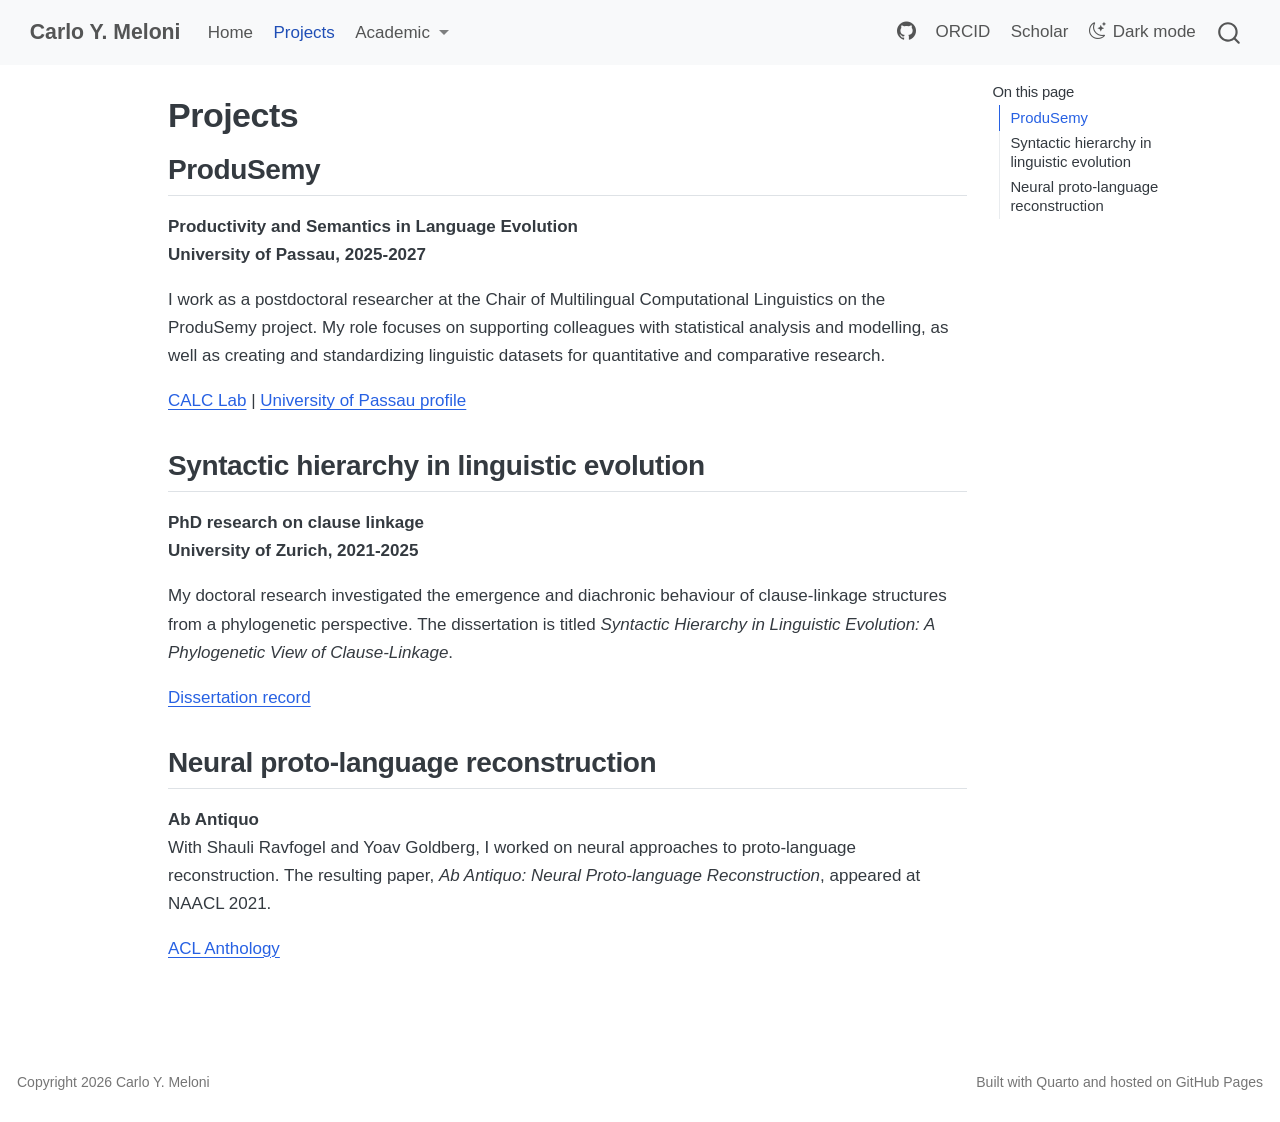
<file: docs/projects.html>
<!DOCTYPE html>
<html xmlns="http://www.w3.org/1999/xhtml" lang="en" xml:lang="en"><head>

<meta charset="utf-8">
<meta name="generator" content="quarto-1.5.56">

<meta name="viewport" content="width=device-width, initial-scale=1.0, user-scalable=yes">


<title>Projects – Carlo Y. Meloni</title>
<style>
code{white-space: pre-wrap;}
span.smallcaps{font-variant: small-caps;}
div.columns{display: flex; gap: min(4vw, 1.5em);}
div.column{flex: auto; overflow-x: auto;}
div.hanging-indent{margin-left: 1.5em; text-indent: -1.5em;}
ul.task-list{list-style: none;}
ul.task-list li input[type="checkbox"] {
  width: 0.8em;
  margin: 0 0.8em 0.2em -1em; /* quarto-specific, see https://github.com/quarto-dev/quarto-cli/issues/4556 */ 
  vertical-align: middle;
}
</style>


<script src="site_libs/quarto-nav/quarto-nav.js"></script>
<script src="site_libs/quarto-nav/headroom.min.js"></script>
<script src="site_libs/clipboard/clipboard.min.js"></script>
<script src="site_libs/quarto-search/autocomplete.umd.js"></script>
<script src="site_libs/quarto-search/fuse.min.js"></script>
<script src="site_libs/quarto-search/quarto-search.js"></script>
<meta name="quarto:offset" content="./">
<script src="site_libs/quarto-html/quarto.js"></script>
<script src="site_libs/quarto-html/popper.min.js"></script>
<script src="site_libs/quarto-html/tippy.umd.min.js"></script>
<script src="site_libs/quarto-html/anchor.min.js"></script>
<link href="site_libs/quarto-html/tippy.css" rel="stylesheet">
<link href="site_libs/quarto-html/quarto-syntax-highlighting.css" rel="stylesheet" id="quarto-text-highlighting-styles">
<script src="site_libs/bootstrap/bootstrap.min.js"></script>
<link href="site_libs/bootstrap/bootstrap-icons.css" rel="stylesheet">
<link href="site_libs/bootstrap/bootstrap.min.css" rel="stylesheet" id="quarto-bootstrap" data-mode="light">
<script id="quarto-search-options" type="application/json">{
  "location": "navbar",
  "copy-button": false,
  "collapse-after": 3,
  "panel-placement": "end",
  "type": "overlay",
  "limit": 50,
  "keyboard-shortcut": [
    "f",
    "/",
    "s"
  ],
  "show-item-context": false,
  "language": {
    "search-no-results-text": "No results",
    "search-matching-documents-text": "matching documents",
    "search-copy-link-title": "Copy link to search",
    "search-hide-matches-text": "Hide additional matches",
    "search-more-match-text": "more match in this document",
    "search-more-matches-text": "more matches in this document",
    "search-clear-button-title": "Clear",
    "search-text-placeholder": "",
    "search-detached-cancel-button-title": "Cancel",
    "search-submit-button-title": "Submit",
    "search-label": "Search"
  }
}</script>
<style>html{ scroll-behavior: smooth; }</style>
<!-- Apply the visitor's preferred color scheme before the page paints. -->
<script>
(function () {
  var choice = null;
  try { choice = window.localStorage.getItem('cymelo92-theme'); } catch (_) {}
  if (choice !== 'dark' && choice !== 'light') {
    choice = window.matchMedia && window.matchMedia('(prefers-color-scheme: dark)').matches ? 'dark' : 'light';
  }
  document.documentElement.setAttribute('data-bs-theme', choice);
  document.documentElement.setAttribute('data-academic-theme', choice);
})();
</script>
<script>
/* Academic site theme switch: accessible, persistent, and independent of Quarto's theme CSS. */
(function () {
  'use strict';
  const STORAGE_KEY = 'cymelo92-theme';
  const root = document.documentElement;

  function currentTheme() {
    return root.getAttribute('data-academic-theme') === 'dark' ? 'dark' : 'light';
  }

  function setTheme(value, persist) {
    const theme = value === 'dark' ? 'dark' : 'light';
    root.setAttribute('data-academic-theme', theme);
    root.setAttribute('data-bs-theme', theme);
    if (persist) {
      try { window.localStorage.setItem(STORAGE_KEY, theme); } catch (_) {}
    }
    updateButton();
  }

  let button;
  function updateButton() {
    if (!button) return;
    const dark = currentTheme() === 'dark';
    const nextTheme = dark ? 'light' : 'dark';
    button.setAttribute('aria-label', 'Switch to ' + nextTheme + ' mode');
    button.setAttribute('title', 'Switch to ' + nextTheme + ' mode');
    button.setAttribute('aria-pressed', String(dark));
    button.querySelector('.academic-theme-label').textContent = dark ? 'Light mode' : 'Dark mode';
    button.querySelector('i').className = dark ? 'bi bi-sun' : 'bi bi-moon-stars';
  }

  function init() {
    const nav = document.querySelector('#navbarCollapse .navbar-nav.ms-auto');
    if (!nav || document.getElementById('academic-theme-toggle')) return;
    const item = document.createElement('li');
    item.className = 'nav-item academic-theme-item';
    button = document.createElement('button');
    button.id = 'academic-theme-toggle';
    button.type = 'button';
    button.className = 'nav-link academic-theme-toggle';
    const icon = document.createElement('i');
    icon.className = 'bi bi-moon-stars';
    icon.setAttribute('aria-hidden', 'true');
    const label = document.createElement('span');
    label.className = 'academic-theme-label';
    button.append(icon, document.createTextNode(' '), label);
    button.addEventListener('click', function () {
      setTheme(currentTheme() === 'dark' ? 'light' : 'dark', true);
    });
    item.append(button);
    nav.append(item);
    updateButton();
  }

  if (document.readyState === 'loading') {
    document.addEventListener('DOMContentLoaded', init, { once: true });
  } else {
    init();
  }

  // Follow OS changes until the visitor makes an explicit choice.
  if (window.matchMedia) {
    const preference = window.matchMedia('(prefers-color-scheme: dark)');
    const onChange = function (event) {
      let hasOverride = false;
      try { hasOverride = ['dark', 'light'].includes(window.localStorage.getItem(STORAGE_KEY)); } catch (_) {}
      if (!hasOverride) setTheme(event.matches ? 'dark' : 'light', false);
    };
    if (preference.addEventListener) preference.addEventListener('change', onChange);
  }
})();
</script>


<link rel="stylesheet" href="styles.css">
</head>

<body class="nav-fixed">

<div id="quarto-search-results"></div>
  <header id="quarto-header" class="headroom fixed-top">
    <nav class="navbar navbar-expand-lg " data-bs-theme="dark">
      <div class="navbar-container container-fluid">
      <div class="navbar-brand-container mx-auto">
    <a class="navbar-brand" href="./index.html">
    <span class="navbar-title">Carlo Y. Meloni</span>
    </a>
  </div>
            <div id="quarto-search" class="" title="Search"></div>
          <button class="navbar-toggler" type="button" data-bs-toggle="collapse" data-bs-target="#navbarCollapse" aria-controls="navbarCollapse" role="menu" aria-expanded="false" aria-label="Toggle navigation" onclick="if (window.quartoToggleHeadroom) { window.quartoToggleHeadroom(); }">
  <span class="navbar-toggler-icon"></span>
</button>
          <div class="collapse navbar-collapse" id="navbarCollapse">
            <ul class="navbar-nav navbar-nav-scroll me-auto">
  <li class="nav-item">
    <a class="nav-link" href="./index.html"> 
<span class="menu-text">Home</span></a>
  </li>  
  <li class="nav-item">
    <a class="nav-link active" href="./projects.html" aria-current="page"> 
<span class="menu-text">Projects</span></a>
  </li>  
  <li class="nav-item dropdown ">
    <a class="nav-link dropdown-toggle" href="#" id="nav-menu-academic" role="link" data-bs-toggle="dropdown" aria-expanded="false">
 <span class="menu-text">Academic</span>
    </a>
    <ul class="dropdown-menu" aria-labelledby="nav-menu-academic">    
        <li>
    <a class="dropdown-item" href="./talks.html">
 <span class="dropdown-text">Talks &amp; presentations</span></a>
  </li>  
        <li>
    <a class="dropdown-item" href="./teaching.html">
 <span class="dropdown-text">Teaching &amp; service</span></a>
  </li>  
    </ul>
  </li>
</ul>
            <ul class="navbar-nav navbar-nav-scroll ms-auto">
  <li class="nav-item compact">
    <a class="nav-link" href="https://github.com/Cymelo92"> <i class="bi bi-github" role="img" aria-label="GitHub">
</i> 
<span class="menu-text"></span></a>
  </li>  
  <li class="nav-item">
    <a class="nav-link" href="https://orcid.org/0009-0008-0383-7267"> 
<span class="menu-text">ORCID</span></a>
  </li>  
  <li class="nav-item">
    <a class="nav-link" href="https://scholar.google.com/citations?user=G9yLO24AAAAJ&amp;hl=en"> 
<span class="menu-text">Scholar</span></a>
  </li>  
</ul>
          </div> <!-- /navcollapse -->
            <div class="quarto-navbar-tools">
</div>
      </div> <!-- /container-fluid -->
    </nav>
</header>
<!-- content -->
<div id="quarto-content" class="quarto-container page-columns page-rows-contents page-layout-article page-navbar">
<!-- sidebar -->
<!-- margin-sidebar -->
    <div id="quarto-margin-sidebar" class="sidebar margin-sidebar">
        <nav id="TOC" role="doc-toc" class="toc-active">
    <h2 id="toc-title">On this page</h2>
   
  <ul>
  <li><a href="#produsemy" id="toc-produsemy" class="nav-link active" data-scroll-target="#produsemy">ProduSemy</a></li>
  <li><a href="#syntactic-hierarchy-in-linguistic-evolution" id="toc-syntactic-hierarchy-in-linguistic-evolution" class="nav-link" data-scroll-target="#syntactic-hierarchy-in-linguistic-evolution">Syntactic hierarchy in linguistic evolution</a></li>
  <li><a href="#neural-proto-language-reconstruction" id="toc-neural-proto-language-reconstruction" class="nav-link" data-scroll-target="#neural-proto-language-reconstruction">Neural proto-language reconstruction</a></li>
  </ul>
</nav>
    </div>
<!-- main -->
<main class="content" id="quarto-document-content">

<header id="title-block-header" class="quarto-title-block default">
<div class="quarto-title">
<h1 class="title">Projects</h1>
</div>



<div class="quarto-title-meta">

    
  
    
  </div>
  


</header>


<section id="produsemy" class="level2">
<h2 class="anchored" data-anchor-id="produsemy">ProduSemy</h2>
<div class="project-entry">
<div class="project-title">
Productivity and Semantics in Language Evolution
</div>
<p><strong>University of Passau, 2025-2027</strong></p>
<p>I work as a postdoctoral researcher at the Chair of Multilingual Computational Linguistics on the ProduSemy project. My role focuses on supporting colleagues with statistical analysis and modelling, as well as creating and standardizing linguistic datasets for quantitative and comparative research.</p>
<p><a href="https://calclab.org">CALC Lab</a> | <a href="https://www.geku.uni-passau.de/mcl/team/carlo-meloni">University of Passau profile</a></p>
</div>
</section>
<section id="syntactic-hierarchy-in-linguistic-evolution" class="level2">
<h2 class="anchored" data-anchor-id="syntactic-hierarchy-in-linguistic-evolution">Syntactic hierarchy in linguistic evolution</h2>
<div class="project-entry">
<div class="project-title">
PhD research on clause linkage
</div>
<p><strong>University of Zurich, 2021-2025</strong></p>
<p>My doctoral research investigated the emergence and diachronic behaviour of clause-linkage structures from a phylogenetic perspective. The dissertation is titled <em>Syntactic Hierarchy in Linguistic Evolution: A Phylogenetic View of Clause-Linkage</em>.</p>
<p><a href="https://www.zora.uzh.ch/handle/20.500.14742/238107">Dissertation record</a></p>
</div>
</section>
<section id="neural-proto-language-reconstruction" class="level2">
<h2 class="anchored" data-anchor-id="neural-proto-language-reconstruction">Neural proto-language reconstruction</h2>
<div class="project-entry">
<div class="project-title">
Ab Antiquo
</div>
<p>With Shauli Ravfogel and Yoav Goldberg, I worked on neural approaches to proto-language reconstruction. The resulting paper, <em>Ab Antiquo: Neural Proto-language Reconstruction</em>, appeared at NAACL 2021.</p>
<p><a href="https://aclanthology.org/2021.naacl-main.353/">ACL Anthology</a></p>
</div>


</section>

</main> <!-- /main -->
<script id="quarto-html-after-body" type="application/javascript">
window.document.addEventListener("DOMContentLoaded", function (event) {
  const toggleBodyColorMode = (bsSheetEl) => {
    const mode = bsSheetEl.getAttribute("data-mode");
    const bodyEl = window.document.querySelector("body");
    if (mode === "dark") {
      bodyEl.classList.add("quarto-dark");
      bodyEl.classList.remove("quarto-light");
    } else {
      bodyEl.classList.add("quarto-light");
      bodyEl.classList.remove("quarto-dark");
    }
  }
  const toggleBodyColorPrimary = () => {
    const bsSheetEl = window.document.querySelector("link#quarto-bootstrap");
    if (bsSheetEl) {
      toggleBodyColorMode(bsSheetEl);
    }
  }
  toggleBodyColorPrimary();  
  const icon = "";
  const anchorJS = new window.AnchorJS();
  anchorJS.options = {
    placement: 'right',
    icon: icon
  };
  anchorJS.add('.anchored');
  const isCodeAnnotation = (el) => {
    for (const clz of el.classList) {
      if (clz.startsWith('code-annotation-')) {                     
        return true;
      }
    }
    return false;
  }
  const onCopySuccess = function(e) {
    // button target
    const button = e.trigger;
    // don't keep focus
    button.blur();
    // flash "checked"
    button.classList.add('code-copy-button-checked');
    var currentTitle = button.getAttribute("title");
    button.setAttribute("title", "Copied!");
    let tooltip;
    if (window.bootstrap) {
      button.setAttribute("data-bs-toggle", "tooltip");
      button.setAttribute("data-bs-placement", "left");
      button.setAttribute("data-bs-title", "Copied!");
      tooltip = new bootstrap.Tooltip(button, 
        { trigger: "manual", 
          customClass: "code-copy-button-tooltip",
          offset: [0, -8]});
      tooltip.show();    
    }
    setTimeout(function() {
      if (tooltip) {
        tooltip.hide();
        button.removeAttribute("data-bs-title");
        button.removeAttribute("data-bs-toggle");
        button.removeAttribute("data-bs-placement");
      }
      button.setAttribute("title", currentTitle);
      button.classList.remove('code-copy-button-checked');
    }, 1000);
    // clear code selection
    e.clearSelection();
  }
  const getTextToCopy = function(trigger) {
      const codeEl = trigger.previousElementSibling.cloneNode(true);
      for (const childEl of codeEl.children) {
        if (isCodeAnnotation(childEl)) {
          childEl.remove();
        }
      }
      return codeEl.innerText;
  }
  const clipboard = new window.ClipboardJS('.code-copy-button:not([data-in-quarto-modal])', {
    text: getTextToCopy
  });
  clipboard.on('success', onCopySuccess);
  if (window.document.getElementById('quarto-embedded-source-code-modal')) {
    // For code content inside modals, clipBoardJS needs to be initialized with a container option
    // TODO: Check when it could be a function (https://github.com/zenorocha/clipboard.js/issues/860)
    const clipboardModal = new window.ClipboardJS('.code-copy-button[data-in-quarto-modal]', {
      text: getTextToCopy,
      container: window.document.getElementById('quarto-embedded-source-code-modal')
    });
    clipboardModal.on('success', onCopySuccess);
  }
    var localhostRegex = new RegExp(/^(?:http|https):\/\/localhost\:?[0-9]*\//);
    var mailtoRegex = new RegExp(/^mailto:/);
      var filterRegex = new RegExp("https:\/\/cymelo92\.github\.io");
    var isInternal = (href) => {
        return filterRegex.test(href) || localhostRegex.test(href) || mailtoRegex.test(href);
    }
    // Inspect non-navigation links and adorn them if external
 	var links = window.document.querySelectorAll('a[href]:not(.nav-link):not(.navbar-brand):not(.toc-action):not(.sidebar-link):not(.sidebar-item-toggle):not(.pagination-link):not(.no-external):not([aria-hidden]):not(.dropdown-item):not(.quarto-navigation-tool):not(.about-link)');
    for (var i=0; i<links.length; i++) {
      const link = links[i];
      if (!isInternal(link.href)) {
        // undo the damage that might have been done by quarto-nav.js in the case of
        // links that we want to consider external
        if (link.dataset.originalHref !== undefined) {
          link.href = link.dataset.originalHref;
        }
          // target, if specified
          link.setAttribute("target", "_blank");
          if (link.getAttribute("rel") === null) {
            link.setAttribute("rel", "noopener");
          }
      }
    }
  function tippyHover(el, contentFn, onTriggerFn, onUntriggerFn) {
    const config = {
      allowHTML: true,
      maxWidth: 500,
      delay: 100,
      arrow: false,
      appendTo: function(el) {
          return el.parentElement;
      },
      interactive: true,
      interactiveBorder: 10,
      theme: 'quarto',
      placement: 'bottom-start',
    };
    if (contentFn) {
      config.content = contentFn;
    }
    if (onTriggerFn) {
      config.onTrigger = onTriggerFn;
    }
    if (onUntriggerFn) {
      config.onUntrigger = onUntriggerFn;
    }
    window.tippy(el, config); 
  }
  const noterefs = window.document.querySelectorAll('a[role="doc-noteref"]');
  for (var i=0; i<noterefs.length; i++) {
    const ref = noterefs[i];
    tippyHover(ref, function() {
      // use id or data attribute instead here
      let href = ref.getAttribute('data-footnote-href') || ref.getAttribute('href');
      try { href = new URL(href).hash; } catch {}
      const id = href.replace(/^#\/?/, "");
      const note = window.document.getElementById(id);
      if (note) {
        return note.innerHTML;
      } else {
        return "";
      }
    });
  }
  const xrefs = window.document.querySelectorAll('a.quarto-xref');
  const processXRef = (id, note) => {
    // Strip column container classes
    const stripColumnClz = (el) => {
      el.classList.remove("page-full", "page-columns");
      if (el.children) {
        for (const child of el.children) {
          stripColumnClz(child);
        }
      }
    }
    stripColumnClz(note)
    if (id === null || id.startsWith('sec-')) {
      // Special case sections, only their first couple elements
      const container = document.createElement("div");
      if (note.children && note.children.length > 2) {
        container.appendChild(note.children[0].cloneNode(true));
        for (let i = 1; i < note.children.length; i++) {
          const child = note.children[i];
          if (child.tagName === "P" && child.innerText === "") {
            continue;
          } else {
            container.appendChild(child.cloneNode(true));
            break;
          }
        }
        if (window.Quarto?.typesetMath) {
          window.Quarto.typesetMath(container);
        }
        return container.innerHTML
      } else {
        if (window.Quarto?.typesetMath) {
          window.Quarto.typesetMath(note);
        }
        return note.innerHTML;
      }
    } else {
      // Remove any anchor links if they are present
      const anchorLink = note.querySelector('a.anchorjs-link');
      if (anchorLink) {
        anchorLink.remove();
      }
      if (window.Quarto?.typesetMath) {
        window.Quarto.typesetMath(note);
      }
      // TODO in 1.5, we should make sure this works without a callout special case
      if (note.classList.contains("callout")) {
        return note.outerHTML;
      } else {
        return note.innerHTML;
      }
    }
  }
  for (var i=0; i<xrefs.length; i++) {
    const xref = xrefs[i];
    tippyHover(xref, undefined, function(instance) {
      instance.disable();
      let url = xref.getAttribute('href');
      let hash = undefined; 
      if (url.startsWith('#')) {
        hash = url;
      } else {
        try { hash = new URL(url).hash; } catch {}
      }
      if (hash) {
        const id = hash.replace(/^#\/?/, "");
        const note = window.document.getElementById(id);
        if (note !== null) {
          try {
            const html = processXRef(id, note.cloneNode(true));
            instance.setContent(html);
          } finally {
            instance.enable();
            instance.show();
          }
        } else {
          // See if we can fetch this
          fetch(url.split('#')[0])
          .then(res => res.text())
          .then(html => {
            const parser = new DOMParser();
            const htmlDoc = parser.parseFromString(html, "text/html");
            const note = htmlDoc.getElementById(id);
            if (note !== null) {
              const html = processXRef(id, note);
              instance.setContent(html);
            } 
          }).finally(() => {
            instance.enable();
            instance.show();
          });
        }
      } else {
        // See if we can fetch a full url (with no hash to target)
        // This is a special case and we should probably do some content thinning / targeting
        fetch(url)
        .then(res => res.text())
        .then(html => {
          const parser = new DOMParser();
          const htmlDoc = parser.parseFromString(html, "text/html");
          const note = htmlDoc.querySelector('main.content');
          if (note !== null) {
            // This should only happen for chapter cross references
            // (since there is no id in the URL)
            // remove the first header
            if (note.children.length > 0 && note.children[0].tagName === "HEADER") {
              note.children[0].remove();
            }
            const html = processXRef(null, note);
            instance.setContent(html);
          } 
        }).finally(() => {
          instance.enable();
          instance.show();
        });
      }
    }, function(instance) {
    });
  }
      let selectedAnnoteEl;
      const selectorForAnnotation = ( cell, annotation) => {
        let cellAttr = 'data-code-cell="' + cell + '"';
        let lineAttr = 'data-code-annotation="' +  annotation + '"';
        const selector = 'span[' + cellAttr + '][' + lineAttr + ']';
        return selector;
      }
      const selectCodeLines = (annoteEl) => {
        const doc = window.document;
        const targetCell = annoteEl.getAttribute("data-target-cell");
        const targetAnnotation = annoteEl.getAttribute("data-target-annotation");
        const annoteSpan = window.document.querySelector(selectorForAnnotation(targetCell, targetAnnotation));
        const lines = annoteSpan.getAttribute("data-code-lines").split(",");
        const lineIds = lines.map((line) => {
          return targetCell + "-" + line;
        })
        let top = null;
        let height = null;
        let parent = null;
        if (lineIds.length > 0) {
            //compute the position of the single el (top and bottom and make a div)
            const el = window.document.getElementById(lineIds[0]);
            top = el.offsetTop;
            height = el.offsetHeight;
            parent = el.parentElement.parentElement;
          if (lineIds.length > 1) {
            const lastEl = window.document.getElementById(lineIds[lineIds.length - 1]);
            const bottom = lastEl.offsetTop + lastEl.offsetHeight;
            height = bottom - top;
          }
          if (top !== null && height !== null && parent !== null) {
            // cook up a div (if necessary) and position it 
            let div = window.document.getElementById("code-annotation-line-highlight");
            if (div === null) {
              div = window.document.createElement("div");
              div.setAttribute("id", "code-annotation-line-highlight");
              div.style.position = 'absolute';
              parent.appendChild(div);
            }
            div.style.top = top - 2 + "px";
            div.style.height = height + 4 + "px";
            div.style.left = 0;
            let gutterDiv = window.document.getElementById("code-annotation-line-highlight-gutter");
            if (gutterDiv === null) {
              gutterDiv = window.document.createElement("div");
              gutterDiv.setAttribute("id", "code-annotation-line-highlight-gutter");
              gutterDiv.style.position = 'absolute';
              const codeCell = window.document.getElementById(targetCell);
              const gutter = codeCell.querySelector('.code-annotation-gutter');
              gutter.appendChild(gutterDiv);
            }
            gutterDiv.style.top = top - 2 + "px";
            gutterDiv.style.height = height + 4 + "px";
          }
          selectedAnnoteEl = annoteEl;
        }
      };
      const unselectCodeLines = () => {
        const elementsIds = ["code-annotation-line-highlight", "code-annotation-line-highlight-gutter"];
        elementsIds.forEach((elId) => {
          const div = window.document.getElementById(elId);
          if (div) {
            div.remove();
          }
        });
        selectedAnnoteEl = undefined;
      };
        // Handle positioning of the toggle
    window.addEventListener(
      "resize",
      throttle(() => {
        elRect = undefined;
        if (selectedAnnoteEl) {
          selectCodeLines(selectedAnnoteEl);
        }
      }, 10)
    );
    function throttle(fn, ms) {
    let throttle = false;
    let timer;
      return (...args) => {
        if(!throttle) { // first call gets through
            fn.apply(this, args);
            throttle = true;
        } else { // all the others get throttled
            if(timer) clearTimeout(timer); // cancel #2
            timer = setTimeout(() => {
              fn.apply(this, args);
              timer = throttle = false;
            }, ms);
        }
      };
    }
      // Attach click handler to the DT
      const annoteDls = window.document.querySelectorAll('dt[data-target-cell]');
      for (const annoteDlNode of annoteDls) {
        annoteDlNode.addEventListener('click', (event) => {
          const clickedEl = event.target;
          if (clickedEl !== selectedAnnoteEl) {
            unselectCodeLines();
            const activeEl = window.document.querySelector('dt[data-target-cell].code-annotation-active');
            if (activeEl) {
              activeEl.classList.remove('code-annotation-active');
            }
            selectCodeLines(clickedEl);
            clickedEl.classList.add('code-annotation-active');
          } else {
            // Unselect the line
            unselectCodeLines();
            clickedEl.classList.remove('code-annotation-active');
          }
        });
      }
  const findCites = (el) => {
    const parentEl = el.parentElement;
    if (parentEl) {
      const cites = parentEl.dataset.cites;
      if (cites) {
        return {
          el,
          cites: cites.split(' ')
        };
      } else {
        return findCites(el.parentElement)
      }
    } else {
      return undefined;
    }
  };
  var bibliorefs = window.document.querySelectorAll('a[role="doc-biblioref"]');
  for (var i=0; i<bibliorefs.length; i++) {
    const ref = bibliorefs[i];
    const citeInfo = findCites(ref);
    if (citeInfo) {
      tippyHover(citeInfo.el, function() {
        var popup = window.document.createElement('div');
        citeInfo.cites.forEach(function(cite) {
          var citeDiv = window.document.createElement('div');
          citeDiv.classList.add('hanging-indent');
          citeDiv.classList.add('csl-entry');
          var biblioDiv = window.document.getElementById('ref-' + cite);
          if (biblioDiv) {
            citeDiv.innerHTML = biblioDiv.innerHTML;
          }
          popup.appendChild(citeDiv);
        });
        return popup.innerHTML;
      });
    }
  }
});
</script>
</div> <!-- /content -->
<footer class="footer">
  <div class="nav-footer">
    <div class="nav-footer-left">
<p>Copyright 2026 Carlo Y. Meloni</p>
</div>   
    <div class="nav-footer-center">
      &nbsp;
    </div>
    <div class="nav-footer-right">
<p>Built with Quarto and hosted on GitHub Pages</p>
</div>
  </div>
</footer>




<script src="site_libs/quarto-html/zenscroll-min.js"></script>
</body></html>
</file>
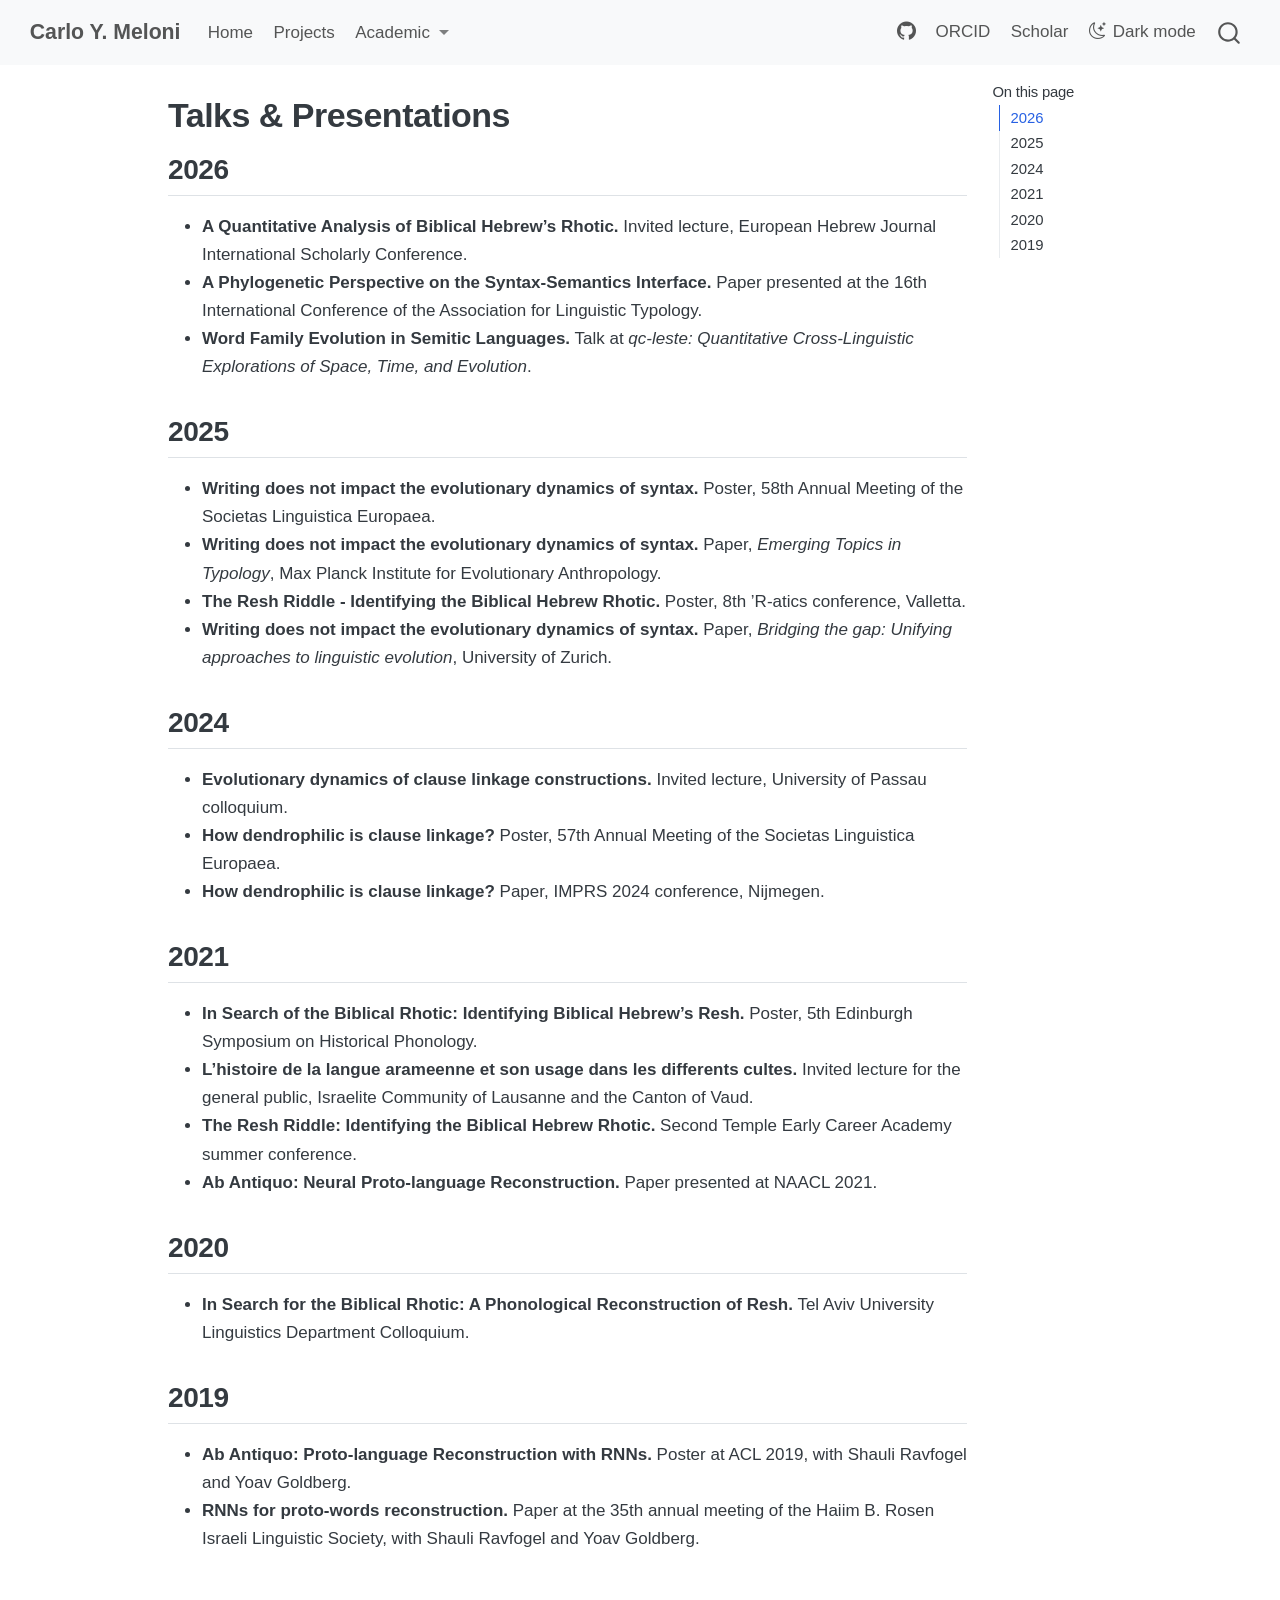
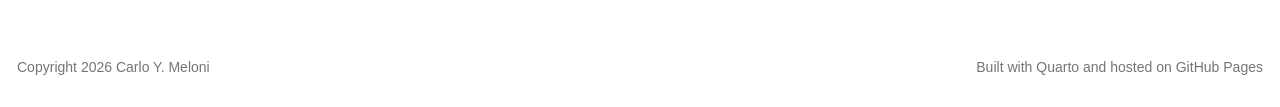
<file: docs/talks.html>
<!DOCTYPE html>
<html xmlns="http://www.w3.org/1999/xhtml" lang="en" xml:lang="en"><head>

<meta charset="utf-8">
<meta name="generator" content="quarto-1.5.56">

<meta name="viewport" content="width=device-width, initial-scale=1.0, user-scalable=yes">


<title>Talks &amp; Presentations – Carlo Y. Meloni</title>
<style>
code{white-space: pre-wrap;}
span.smallcaps{font-variant: small-caps;}
div.columns{display: flex; gap: min(4vw, 1.5em);}
div.column{flex: auto; overflow-x: auto;}
div.hanging-indent{margin-left: 1.5em; text-indent: -1.5em;}
ul.task-list{list-style: none;}
ul.task-list li input[type="checkbox"] {
  width: 0.8em;
  margin: 0 0.8em 0.2em -1em; /* quarto-specific, see https://github.com/quarto-dev/quarto-cli/issues/4556 */ 
  vertical-align: middle;
}
</style>


<script src="site_libs/quarto-nav/quarto-nav.js"></script>
<script src="site_libs/quarto-nav/headroom.min.js"></script>
<script src="site_libs/clipboard/clipboard.min.js"></script>
<script src="site_libs/quarto-search/autocomplete.umd.js"></script>
<script src="site_libs/quarto-search/fuse.min.js"></script>
<script src="site_libs/quarto-search/quarto-search.js"></script>
<meta name="quarto:offset" content="./">
<script src="site_libs/quarto-html/quarto.js"></script>
<script src="site_libs/quarto-html/popper.min.js"></script>
<script src="site_libs/quarto-html/tippy.umd.min.js"></script>
<script src="site_libs/quarto-html/anchor.min.js"></script>
<link href="site_libs/quarto-html/tippy.css" rel="stylesheet">
<link href="site_libs/quarto-html/quarto-syntax-highlighting.css" rel="stylesheet" id="quarto-text-highlighting-styles">
<script src="site_libs/bootstrap/bootstrap.min.js"></script>
<link href="site_libs/bootstrap/bootstrap-icons.css" rel="stylesheet">
<link href="site_libs/bootstrap/bootstrap.min.css" rel="stylesheet" id="quarto-bootstrap" data-mode="light">
<script id="quarto-search-options" type="application/json">{
  "location": "navbar",
  "copy-button": false,
  "collapse-after": 3,
  "panel-placement": "end",
  "type": "overlay",
  "limit": 50,
  "keyboard-shortcut": [
    "f",
    "/",
    "s"
  ],
  "show-item-context": false,
  "language": {
    "search-no-results-text": "No results",
    "search-matching-documents-text": "matching documents",
    "search-copy-link-title": "Copy link to search",
    "search-hide-matches-text": "Hide additional matches",
    "search-more-match-text": "more match in this document",
    "search-more-matches-text": "more matches in this document",
    "search-clear-button-title": "Clear",
    "search-text-placeholder": "",
    "search-detached-cancel-button-title": "Cancel",
    "search-submit-button-title": "Submit",
    "search-label": "Search"
  }
}</script>
<style>html{ scroll-behavior: smooth; }</style>
<!-- Apply the visitor's preferred color scheme before the page paints. -->
<script>
(function () {
  var choice = null;
  try { choice = window.localStorage.getItem('cymelo92-theme'); } catch (_) {}
  if (choice !== 'dark' && choice !== 'light') {
    choice = window.matchMedia && window.matchMedia('(prefers-color-scheme: dark)').matches ? 'dark' : 'light';
  }
  document.documentElement.setAttribute('data-bs-theme', choice);
  document.documentElement.setAttribute('data-academic-theme', choice);
})();
</script>
<script>
/* Academic site theme switch: accessible, persistent, and independent of Quarto's theme CSS. */
(function () {
  'use strict';
  const STORAGE_KEY = 'cymelo92-theme';
  const root = document.documentElement;

  function currentTheme() {
    return root.getAttribute('data-academic-theme') === 'dark' ? 'dark' : 'light';
  }

  function setTheme(value, persist) {
    const theme = value === 'dark' ? 'dark' : 'light';
    root.setAttribute('data-academic-theme', theme);
    root.setAttribute('data-bs-theme', theme);
    if (persist) {
      try { window.localStorage.setItem(STORAGE_KEY, theme); } catch (_) {}
    }
    updateButton();
  }

  let button;
  function updateButton() {
    if (!button) return;
    const dark = currentTheme() === 'dark';
    const nextTheme = dark ? 'light' : 'dark';
    button.setAttribute('aria-label', 'Switch to ' + nextTheme + ' mode');
    button.setAttribute('title', 'Switch to ' + nextTheme + ' mode');
    button.setAttribute('aria-pressed', String(dark));
    button.querySelector('.academic-theme-label').textContent = dark ? 'Light mode' : 'Dark mode';
    button.querySelector('i').className = dark ? 'bi bi-sun' : 'bi bi-moon-stars';
  }

  function init() {
    const nav = document.querySelector('#navbarCollapse .navbar-nav.ms-auto');
    if (!nav || document.getElementById('academic-theme-toggle')) return;
    const item = document.createElement('li');
    item.className = 'nav-item academic-theme-item';
    button = document.createElement('button');
    button.id = 'academic-theme-toggle';
    button.type = 'button';
    button.className = 'nav-link academic-theme-toggle';
    const icon = document.createElement('i');
    icon.className = 'bi bi-moon-stars';
    icon.setAttribute('aria-hidden', 'true');
    const label = document.createElement('span');
    label.className = 'academic-theme-label';
    button.append(icon, document.createTextNode(' '), label);
    button.addEventListener('click', function () {
      setTheme(currentTheme() === 'dark' ? 'light' : 'dark', true);
    });
    item.append(button);
    nav.append(item);
    updateButton();
  }

  if (document.readyState === 'loading') {
    document.addEventListener('DOMContentLoaded', init, { once: true });
  } else {
    init();
  }

  // Follow OS changes until the visitor makes an explicit choice.
  if (window.matchMedia) {
    const preference = window.matchMedia('(prefers-color-scheme: dark)');
    const onChange = function (event) {
      let hasOverride = false;
      try { hasOverride = ['dark', 'light'].includes(window.localStorage.getItem(STORAGE_KEY)); } catch (_) {}
      if (!hasOverride) setTheme(event.matches ? 'dark' : 'light', false);
    };
    if (preference.addEventListener) preference.addEventListener('change', onChange);
  }
})();
</script>


<link rel="stylesheet" href="styles.css">
</head>

<body class="nav-fixed">

<div id="quarto-search-results"></div>
  <header id="quarto-header" class="headroom fixed-top">
    <nav class="navbar navbar-expand-lg " data-bs-theme="dark">
      <div class="navbar-container container-fluid">
      <div class="navbar-brand-container mx-auto">
    <a class="navbar-brand" href="./index.html">
    <span class="navbar-title">Carlo Y. Meloni</span>
    </a>
  </div>
            <div id="quarto-search" class="" title="Search"></div>
          <button class="navbar-toggler" type="button" data-bs-toggle="collapse" data-bs-target="#navbarCollapse" aria-controls="navbarCollapse" role="menu" aria-expanded="false" aria-label="Toggle navigation" onclick="if (window.quartoToggleHeadroom) { window.quartoToggleHeadroom(); }">
  <span class="navbar-toggler-icon"></span>
</button>
          <div class="collapse navbar-collapse" id="navbarCollapse">
            <ul class="navbar-nav navbar-nav-scroll me-auto">
  <li class="nav-item">
    <a class="nav-link" href="./index.html"> 
<span class="menu-text">Home</span></a>
  </li>  
  <li class="nav-item">
    <a class="nav-link" href="./projects.html"> 
<span class="menu-text">Projects</span></a>
  </li>  
  <li class="nav-item dropdown ">
    <a class="nav-link dropdown-toggle" href="#" id="nav-menu-academic" role="link" data-bs-toggle="dropdown" aria-expanded="false">
 <span class="menu-text">Academic</span>
    </a>
    <ul class="dropdown-menu" aria-labelledby="nav-menu-academic">    
        <li>
    <a class="dropdown-item" href="./talks.html">
 <span class="dropdown-text">Talks &amp; presentations</span></a>
  </li>  
        <li>
    <a class="dropdown-item" href="./teaching.html">
 <span class="dropdown-text">Teaching &amp; service</span></a>
  </li>  
    </ul>
  </li>
</ul>
            <ul class="navbar-nav navbar-nav-scroll ms-auto">
  <li class="nav-item compact">
    <a class="nav-link" href="https://github.com/Cymelo92"> <i class="bi bi-github" role="img" aria-label="GitHub">
</i> 
<span class="menu-text"></span></a>
  </li>  
  <li class="nav-item">
    <a class="nav-link" href="https://orcid.org/0009-0008-0383-7267"> 
<span class="menu-text">ORCID</span></a>
  </li>  
  <li class="nav-item">
    <a class="nav-link" href="https://scholar.google.com/citations?user=G9yLO24AAAAJ&amp;hl=en"> 
<span class="menu-text">Scholar</span></a>
  </li>  
</ul>
          </div> <!-- /navcollapse -->
            <div class="quarto-navbar-tools">
</div>
      </div> <!-- /container-fluid -->
    </nav>
</header>
<!-- content -->
<div id="quarto-content" class="quarto-container page-columns page-rows-contents page-layout-article page-navbar">
<!-- sidebar -->
<!-- margin-sidebar -->
    <div id="quarto-margin-sidebar" class="sidebar margin-sidebar">
        <nav id="TOC" role="doc-toc" class="toc-active">
    <h2 id="toc-title">On this page</h2>
   
  <ul>
  <li><a href="#section" id="toc-section" class="nav-link active" data-scroll-target="#section">2026</a></li>
  <li><a href="#section-1" id="toc-section-1" class="nav-link" data-scroll-target="#section-1">2025</a></li>
  <li><a href="#section-2" id="toc-section-2" class="nav-link" data-scroll-target="#section-2">2024</a></li>
  <li><a href="#section-3" id="toc-section-3" class="nav-link" data-scroll-target="#section-3">2021</a></li>
  <li><a href="#section-4" id="toc-section-4" class="nav-link" data-scroll-target="#section-4">2020</a></li>
  <li><a href="#section-5" id="toc-section-5" class="nav-link" data-scroll-target="#section-5">2019</a></li>
  </ul>
</nav>
    </div>
<!-- main -->
<main class="content" id="quarto-document-content">

<header id="title-block-header" class="quarto-title-block default">
<div class="quarto-title">
<h1 class="title">Talks &amp; Presentations</h1>
</div>



<div class="quarto-title-meta">

    
  
    
  </div>
  


</header>


<section id="section" class="level2">
<h2 class="anchored" data-anchor-id="section">2026</h2>
<ul>
<li><strong>A Quantitative Analysis of Biblical Hebrew’s Rhotic.</strong> Invited lecture, European Hebrew Journal International Scholarly Conference.</li>
<li><strong>A Phylogenetic Perspective on the Syntax-Semantics Interface.</strong> Paper presented at the 16th International Conference of the Association for Linguistic Typology.</li>
<li><strong>Word Family Evolution in Semitic Languages.</strong> Talk at <em>qc-leste: Quantitative Cross-Linguistic Explorations of Space, Time, and Evolution</em>.</li>
</ul>
</section>
<section id="section-1" class="level2">
<h2 class="anchored" data-anchor-id="section-1">2025</h2>
<ul>
<li><strong>Writing does not impact the evolutionary dynamics of syntax.</strong> Poster, 58th Annual Meeting of the Societas Linguistica Europaea.</li>
<li><strong>Writing does not impact the evolutionary dynamics of syntax.</strong> Paper, <em>Emerging Topics in Typology</em>, Max Planck Institute for Evolutionary Anthropology.</li>
<li><strong>The Resh Riddle - Identifying the Biblical Hebrew Rhotic.</strong> Poster, 8th ’R-atics conference, Valletta.</li>
<li><strong>Writing does not impact the evolutionary dynamics of syntax.</strong> Paper, <em>Bridging the gap: Unifying approaches to linguistic evolution</em>, University of Zurich.</li>
</ul>
</section>
<section id="section-2" class="level2">
<h2 class="anchored" data-anchor-id="section-2">2024</h2>
<ul>
<li><strong>Evolutionary dynamics of clause linkage constructions.</strong> Invited lecture, University of Passau colloquium.</li>
<li><strong>How dendrophilic is clause linkage?</strong> Poster, 57th Annual Meeting of the Societas Linguistica Europaea.</li>
<li><strong>How dendrophilic is clause linkage?</strong> Paper, IMPRS 2024 conference, Nijmegen.</li>
</ul>
</section>
<section id="section-3" class="level2">
<h2 class="anchored" data-anchor-id="section-3">2021</h2>
<ul>
<li><strong>In Search of the Biblical Rhotic: Identifying Biblical Hebrew’s Resh.</strong> Poster, 5th Edinburgh Symposium on Historical Phonology.</li>
<li><strong>L’histoire de la langue arameenne et son usage dans les differents cultes.</strong> Invited lecture for the general public, Israelite Community of Lausanne and the Canton of Vaud.</li>
<li><strong>The Resh Riddle: Identifying the Biblical Hebrew Rhotic.</strong> Second Temple Early Career Academy summer conference.</li>
<li><strong>Ab Antiquo: Neural Proto-language Reconstruction.</strong> Paper presented at NAACL 2021.</li>
</ul>
</section>
<section id="section-4" class="level2">
<h2 class="anchored" data-anchor-id="section-4">2020</h2>
<ul>
<li><strong>In Search for the Biblical Rhotic: A Phonological Reconstruction of Resh.</strong> Tel Aviv University Linguistics Department Colloquium.</li>
</ul>
</section>
<section id="section-5" class="level2">
<h2 class="anchored" data-anchor-id="section-5">2019</h2>
<ul>
<li><strong>Ab Antiquo: Proto-language Reconstruction with RNNs.</strong> Poster at ACL 2019, with Shauli Ravfogel and Yoav Goldberg.</li>
<li><strong>RNNs for proto-words reconstruction.</strong> Paper at the 35th annual meeting of the Haiim B. Rosen Israeli Linguistic Society, with Shauli Ravfogel and Yoav Goldberg.</li>
</ul>


</section>

</main> <!-- /main -->
<script id="quarto-html-after-body" type="application/javascript">
window.document.addEventListener("DOMContentLoaded", function (event) {
  const toggleBodyColorMode = (bsSheetEl) => {
    const mode = bsSheetEl.getAttribute("data-mode");
    const bodyEl = window.document.querySelector("body");
    if (mode === "dark") {
      bodyEl.classList.add("quarto-dark");
      bodyEl.classList.remove("quarto-light");
    } else {
      bodyEl.classList.add("quarto-light");
      bodyEl.classList.remove("quarto-dark");
    }
  }
  const toggleBodyColorPrimary = () => {
    const bsSheetEl = window.document.querySelector("link#quarto-bootstrap");
    if (bsSheetEl) {
      toggleBodyColorMode(bsSheetEl);
    }
  }
  toggleBodyColorPrimary();  
  const icon = "";
  const anchorJS = new window.AnchorJS();
  anchorJS.options = {
    placement: 'right',
    icon: icon
  };
  anchorJS.add('.anchored');
  const isCodeAnnotation = (el) => {
    for (const clz of el.classList) {
      if (clz.startsWith('code-annotation-')) {                     
        return true;
      }
    }
    return false;
  }
  const onCopySuccess = function(e) {
    // button target
    const button = e.trigger;
    // don't keep focus
    button.blur();
    // flash "checked"
    button.classList.add('code-copy-button-checked');
    var currentTitle = button.getAttribute("title");
    button.setAttribute("title", "Copied!");
    let tooltip;
    if (window.bootstrap) {
      button.setAttribute("data-bs-toggle", "tooltip");
      button.setAttribute("data-bs-placement", "left");
      button.setAttribute("data-bs-title", "Copied!");
      tooltip = new bootstrap.Tooltip(button, 
        { trigger: "manual", 
          customClass: "code-copy-button-tooltip",
          offset: [0, -8]});
      tooltip.show();    
    }
    setTimeout(function() {
      if (tooltip) {
        tooltip.hide();
        button.removeAttribute("data-bs-title");
        button.removeAttribute("data-bs-toggle");
        button.removeAttribute("data-bs-placement");
      }
      button.setAttribute("title", currentTitle);
      button.classList.remove('code-copy-button-checked');
    }, 1000);
    // clear code selection
    e.clearSelection();
  }
  const getTextToCopy = function(trigger) {
      const codeEl = trigger.previousElementSibling.cloneNode(true);
      for (const childEl of codeEl.children) {
        if (isCodeAnnotation(childEl)) {
          childEl.remove();
        }
      }
      return codeEl.innerText;
  }
  const clipboard = new window.ClipboardJS('.code-copy-button:not([data-in-quarto-modal])', {
    text: getTextToCopy
  });
  clipboard.on('success', onCopySuccess);
  if (window.document.getElementById('quarto-embedded-source-code-modal')) {
    // For code content inside modals, clipBoardJS needs to be initialized with a container option
    // TODO: Check when it could be a function (https://github.com/zenorocha/clipboard.js/issues/860)
    const clipboardModal = new window.ClipboardJS('.code-copy-button[data-in-quarto-modal]', {
      text: getTextToCopy,
      container: window.document.getElementById('quarto-embedded-source-code-modal')
    });
    clipboardModal.on('success', onCopySuccess);
  }
    var localhostRegex = new RegExp(/^(?:http|https):\/\/localhost\:?[0-9]*\//);
    var mailtoRegex = new RegExp(/^mailto:/);
      var filterRegex = new RegExp("https:\/\/cymelo92\.github\.io");
    var isInternal = (href) => {
        return filterRegex.test(href) || localhostRegex.test(href) || mailtoRegex.test(href);
    }
    // Inspect non-navigation links and adorn them if external
 	var links = window.document.querySelectorAll('a[href]:not(.nav-link):not(.navbar-brand):not(.toc-action):not(.sidebar-link):not(.sidebar-item-toggle):not(.pagination-link):not(.no-external):not([aria-hidden]):not(.dropdown-item):not(.quarto-navigation-tool):not(.about-link)');
    for (var i=0; i<links.length; i++) {
      const link = links[i];
      if (!isInternal(link.href)) {
        // undo the damage that might have been done by quarto-nav.js in the case of
        // links that we want to consider external
        if (link.dataset.originalHref !== undefined) {
          link.href = link.dataset.originalHref;
        }
          // target, if specified
          link.setAttribute("target", "_blank");
          if (link.getAttribute("rel") === null) {
            link.setAttribute("rel", "noopener");
          }
      }
    }
  function tippyHover(el, contentFn, onTriggerFn, onUntriggerFn) {
    const config = {
      allowHTML: true,
      maxWidth: 500,
      delay: 100,
      arrow: false,
      appendTo: function(el) {
          return el.parentElement;
      },
      interactive: true,
      interactiveBorder: 10,
      theme: 'quarto',
      placement: 'bottom-start',
    };
    if (contentFn) {
      config.content = contentFn;
    }
    if (onTriggerFn) {
      config.onTrigger = onTriggerFn;
    }
    if (onUntriggerFn) {
      config.onUntrigger = onUntriggerFn;
    }
    window.tippy(el, config); 
  }
  const noterefs = window.document.querySelectorAll('a[role="doc-noteref"]');
  for (var i=0; i<noterefs.length; i++) {
    const ref = noterefs[i];
    tippyHover(ref, function() {
      // use id or data attribute instead here
      let href = ref.getAttribute('data-footnote-href') || ref.getAttribute('href');
      try { href = new URL(href).hash; } catch {}
      const id = href.replace(/^#\/?/, "");
      const note = window.document.getElementById(id);
      if (note) {
        return note.innerHTML;
      } else {
        return "";
      }
    });
  }
  const xrefs = window.document.querySelectorAll('a.quarto-xref');
  const processXRef = (id, note) => {
    // Strip column container classes
    const stripColumnClz = (el) => {
      el.classList.remove("page-full", "page-columns");
      if (el.children) {
        for (const child of el.children) {
          stripColumnClz(child);
        }
      }
    }
    stripColumnClz(note)
    if (id === null || id.startsWith('sec-')) {
      // Special case sections, only their first couple elements
      const container = document.createElement("div");
      if (note.children && note.children.length > 2) {
        container.appendChild(note.children[0].cloneNode(true));
        for (let i = 1; i < note.children.length; i++) {
          const child = note.children[i];
          if (child.tagName === "P" && child.innerText === "") {
            continue;
          } else {
            container.appendChild(child.cloneNode(true));
            break;
          }
        }
        if (window.Quarto?.typesetMath) {
          window.Quarto.typesetMath(container);
        }
        return container.innerHTML
      } else {
        if (window.Quarto?.typesetMath) {
          window.Quarto.typesetMath(note);
        }
        return note.innerHTML;
      }
    } else {
      // Remove any anchor links if they are present
      const anchorLink = note.querySelector('a.anchorjs-link');
      if (anchorLink) {
        anchorLink.remove();
      }
      if (window.Quarto?.typesetMath) {
        window.Quarto.typesetMath(note);
      }
      // TODO in 1.5, we should make sure this works without a callout special case
      if (note.classList.contains("callout")) {
        return note.outerHTML;
      } else {
        return note.innerHTML;
      }
    }
  }
  for (var i=0; i<xrefs.length; i++) {
    const xref = xrefs[i];
    tippyHover(xref, undefined, function(instance) {
      instance.disable();
      let url = xref.getAttribute('href');
      let hash = undefined; 
      if (url.startsWith('#')) {
        hash = url;
      } else {
        try { hash = new URL(url).hash; } catch {}
      }
      if (hash) {
        const id = hash.replace(/^#\/?/, "");
        const note = window.document.getElementById(id);
        if (note !== null) {
          try {
            const html = processXRef(id, note.cloneNode(true));
            instance.setContent(html);
          } finally {
            instance.enable();
            instance.show();
          }
        } else {
          // See if we can fetch this
          fetch(url.split('#')[0])
          .then(res => res.text())
          .then(html => {
            const parser = new DOMParser();
            const htmlDoc = parser.parseFromString(html, "text/html");
            const note = htmlDoc.getElementById(id);
            if (note !== null) {
              const html = processXRef(id, note);
              instance.setContent(html);
            } 
          }).finally(() => {
            instance.enable();
            instance.show();
          });
        }
      } else {
        // See if we can fetch a full url (with no hash to target)
        // This is a special case and we should probably do some content thinning / targeting
        fetch(url)
        .then(res => res.text())
        .then(html => {
          const parser = new DOMParser();
          const htmlDoc = parser.parseFromString(html, "text/html");
          const note = htmlDoc.querySelector('main.content');
          if (note !== null) {
            // This should only happen for chapter cross references
            // (since there is no id in the URL)
            // remove the first header
            if (note.children.length > 0 && note.children[0].tagName === "HEADER") {
              note.children[0].remove();
            }
            const html = processXRef(null, note);
            instance.setContent(html);
          } 
        }).finally(() => {
          instance.enable();
          instance.show();
        });
      }
    }, function(instance) {
    });
  }
      let selectedAnnoteEl;
      const selectorForAnnotation = ( cell, annotation) => {
        let cellAttr = 'data-code-cell="' + cell + '"';
        let lineAttr = 'data-code-annotation="' +  annotation + '"';
        const selector = 'span[' + cellAttr + '][' + lineAttr + ']';
        return selector;
      }
      const selectCodeLines = (annoteEl) => {
        const doc = window.document;
        const targetCell = annoteEl.getAttribute("data-target-cell");
        const targetAnnotation = annoteEl.getAttribute("data-target-annotation");
        const annoteSpan = window.document.querySelector(selectorForAnnotation(targetCell, targetAnnotation));
        const lines = annoteSpan.getAttribute("data-code-lines").split(",");
        const lineIds = lines.map((line) => {
          return targetCell + "-" + line;
        })
        let top = null;
        let height = null;
        let parent = null;
        if (lineIds.length > 0) {
            //compute the position of the single el (top and bottom and make a div)
            const el = window.document.getElementById(lineIds[0]);
            top = el.offsetTop;
            height = el.offsetHeight;
            parent = el.parentElement.parentElement;
          if (lineIds.length > 1) {
            const lastEl = window.document.getElementById(lineIds[lineIds.length - 1]);
            const bottom = lastEl.offsetTop + lastEl.offsetHeight;
            height = bottom - top;
          }
          if (top !== null && height !== null && parent !== null) {
            // cook up a div (if necessary) and position it 
            let div = window.document.getElementById("code-annotation-line-highlight");
            if (div === null) {
              div = window.document.createElement("div");
              div.setAttribute("id", "code-annotation-line-highlight");
              div.style.position = 'absolute';
              parent.appendChild(div);
            }
            div.style.top = top - 2 + "px";
            div.style.height = height + 4 + "px";
            div.style.left = 0;
            let gutterDiv = window.document.getElementById("code-annotation-line-highlight-gutter");
            if (gutterDiv === null) {
              gutterDiv = window.document.createElement("div");
              gutterDiv.setAttribute("id", "code-annotation-line-highlight-gutter");
              gutterDiv.style.position = 'absolute';
              const codeCell = window.document.getElementById(targetCell);
              const gutter = codeCell.querySelector('.code-annotation-gutter');
              gutter.appendChild(gutterDiv);
            }
            gutterDiv.style.top = top - 2 + "px";
            gutterDiv.style.height = height + 4 + "px";
          }
          selectedAnnoteEl = annoteEl;
        }
      };
      const unselectCodeLines = () => {
        const elementsIds = ["code-annotation-line-highlight", "code-annotation-line-highlight-gutter"];
        elementsIds.forEach((elId) => {
          const div = window.document.getElementById(elId);
          if (div) {
            div.remove();
          }
        });
        selectedAnnoteEl = undefined;
      };
        // Handle positioning of the toggle
    window.addEventListener(
      "resize",
      throttle(() => {
        elRect = undefined;
        if (selectedAnnoteEl) {
          selectCodeLines(selectedAnnoteEl);
        }
      }, 10)
    );
    function throttle(fn, ms) {
    let throttle = false;
    let timer;
      return (...args) => {
        if(!throttle) { // first call gets through
            fn.apply(this, args);
            throttle = true;
        } else { // all the others get throttled
            if(timer) clearTimeout(timer); // cancel #2
            timer = setTimeout(() => {
              fn.apply(this, args);
              timer = throttle = false;
            }, ms);
        }
      };
    }
      // Attach click handler to the DT
      const annoteDls = window.document.querySelectorAll('dt[data-target-cell]');
      for (const annoteDlNode of annoteDls) {
        annoteDlNode.addEventListener('click', (event) => {
          const clickedEl = event.target;
          if (clickedEl !== selectedAnnoteEl) {
            unselectCodeLines();
            const activeEl = window.document.querySelector('dt[data-target-cell].code-annotation-active');
            if (activeEl) {
              activeEl.classList.remove('code-annotation-active');
            }
            selectCodeLines(clickedEl);
            clickedEl.classList.add('code-annotation-active');
          } else {
            // Unselect the line
            unselectCodeLines();
            clickedEl.classList.remove('code-annotation-active');
          }
        });
      }
  const findCites = (el) => {
    const parentEl = el.parentElement;
    if (parentEl) {
      const cites = parentEl.dataset.cites;
      if (cites) {
        return {
          el,
          cites: cites.split(' ')
        };
      } else {
        return findCites(el.parentElement)
      }
    } else {
      return undefined;
    }
  };
  var bibliorefs = window.document.querySelectorAll('a[role="doc-biblioref"]');
  for (var i=0; i<bibliorefs.length; i++) {
    const ref = bibliorefs[i];
    const citeInfo = findCites(ref);
    if (citeInfo) {
      tippyHover(citeInfo.el, function() {
        var popup = window.document.createElement('div');
        citeInfo.cites.forEach(function(cite) {
          var citeDiv = window.document.createElement('div');
          citeDiv.classList.add('hanging-indent');
          citeDiv.classList.add('csl-entry');
          var biblioDiv = window.document.getElementById('ref-' + cite);
          if (biblioDiv) {
            citeDiv.innerHTML = biblioDiv.innerHTML;
          }
          popup.appendChild(citeDiv);
        });
        return popup.innerHTML;
      });
    }
  }
});
</script>
</div> <!-- /content -->
<footer class="footer">
  <div class="nav-footer">
    <div class="nav-footer-left">
<p>Copyright 2026 Carlo Y. Meloni</p>
</div>   
    <div class="nav-footer-center">
      &nbsp;
    </div>
    <div class="nav-footer-right">
<p>Built with Quarto and hosted on GitHub Pages</p>
</div>
  </div>
</footer>




<script src="site_libs/quarto-html/zenscroll-min.js"></script>
</body></html>
</file>
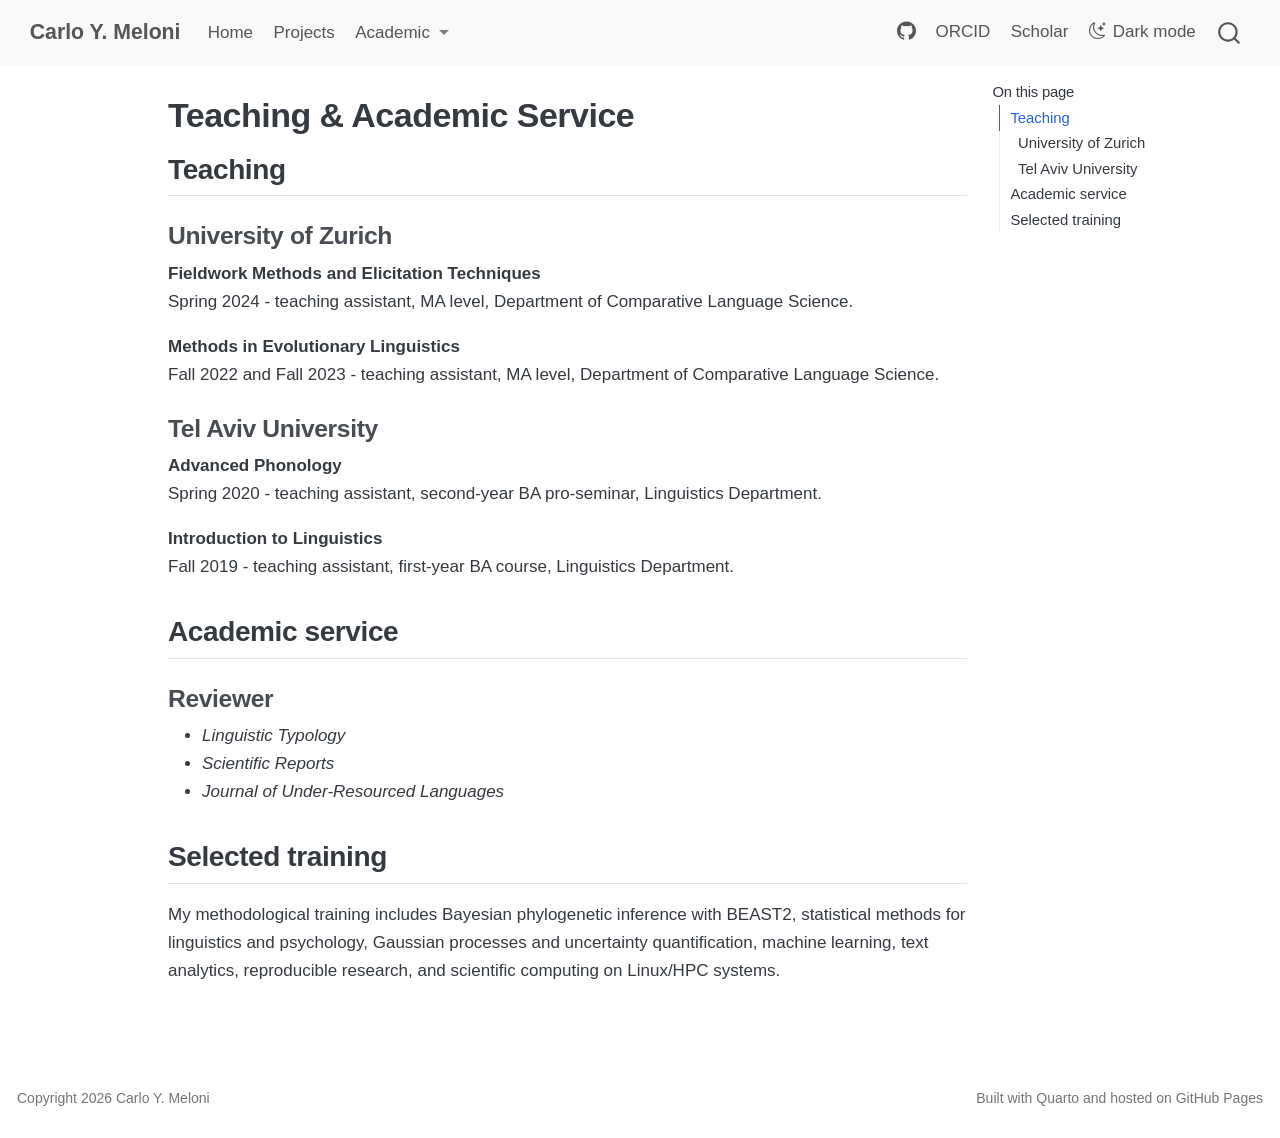
<file: docs/teaching.html>
<!DOCTYPE html>
<html xmlns="http://www.w3.org/1999/xhtml" lang="en" xml:lang="en"><head>

<meta charset="utf-8">
<meta name="generator" content="quarto-1.5.56">

<meta name="viewport" content="width=device-width, initial-scale=1.0, user-scalable=yes">


<title>Teaching &amp; Academic Service – Carlo Y. Meloni</title>
<style>
code{white-space: pre-wrap;}
span.smallcaps{font-variant: small-caps;}
div.columns{display: flex; gap: min(4vw, 1.5em);}
div.column{flex: auto; overflow-x: auto;}
div.hanging-indent{margin-left: 1.5em; text-indent: -1.5em;}
ul.task-list{list-style: none;}
ul.task-list li input[type="checkbox"] {
  width: 0.8em;
  margin: 0 0.8em 0.2em -1em; /* quarto-specific, see https://github.com/quarto-dev/quarto-cli/issues/4556 */ 
  vertical-align: middle;
}
</style>


<script src="site_libs/quarto-nav/quarto-nav.js"></script>
<script src="site_libs/quarto-nav/headroom.min.js"></script>
<script src="site_libs/clipboard/clipboard.min.js"></script>
<script src="site_libs/quarto-search/autocomplete.umd.js"></script>
<script src="site_libs/quarto-search/fuse.min.js"></script>
<script src="site_libs/quarto-search/quarto-search.js"></script>
<meta name="quarto:offset" content="./">
<script src="site_libs/quarto-html/quarto.js"></script>
<script src="site_libs/quarto-html/popper.min.js"></script>
<script src="site_libs/quarto-html/tippy.umd.min.js"></script>
<script src="site_libs/quarto-html/anchor.min.js"></script>
<link href="site_libs/quarto-html/tippy.css" rel="stylesheet">
<link href="site_libs/quarto-html/quarto-syntax-highlighting.css" rel="stylesheet" id="quarto-text-highlighting-styles">
<script src="site_libs/bootstrap/bootstrap.min.js"></script>
<link href="site_libs/bootstrap/bootstrap-icons.css" rel="stylesheet">
<link href="site_libs/bootstrap/bootstrap.min.css" rel="stylesheet" id="quarto-bootstrap" data-mode="light">
<script id="quarto-search-options" type="application/json">{
  "location": "navbar",
  "copy-button": false,
  "collapse-after": 3,
  "panel-placement": "end",
  "type": "overlay",
  "limit": 50,
  "keyboard-shortcut": [
    "f",
    "/",
    "s"
  ],
  "show-item-context": false,
  "language": {
    "search-no-results-text": "No results",
    "search-matching-documents-text": "matching documents",
    "search-copy-link-title": "Copy link to search",
    "search-hide-matches-text": "Hide additional matches",
    "search-more-match-text": "more match in this document",
    "search-more-matches-text": "more matches in this document",
    "search-clear-button-title": "Clear",
    "search-text-placeholder": "",
    "search-detached-cancel-button-title": "Cancel",
    "search-submit-button-title": "Submit",
    "search-label": "Search"
  }
}</script>
<style>html{ scroll-behavior: smooth; }</style>
<!-- Apply the visitor's preferred color scheme before the page paints. -->
<script>
(function () {
  var choice = null;
  try { choice = window.localStorage.getItem('cymelo92-theme'); } catch (_) {}
  if (choice !== 'dark' && choice !== 'light') {
    choice = window.matchMedia && window.matchMedia('(prefers-color-scheme: dark)').matches ? 'dark' : 'light';
  }
  document.documentElement.setAttribute('data-bs-theme', choice);
  document.documentElement.setAttribute('data-academic-theme', choice);
})();
</script>
<script>
/* Academic site theme switch: accessible, persistent, and independent of Quarto's theme CSS. */
(function () {
  'use strict';
  const STORAGE_KEY = 'cymelo92-theme';
  const root = document.documentElement;

  function currentTheme() {
    return root.getAttribute('data-academic-theme') === 'dark' ? 'dark' : 'light';
  }

  function setTheme(value, persist) {
    const theme = value === 'dark' ? 'dark' : 'light';
    root.setAttribute('data-academic-theme', theme);
    root.setAttribute('data-bs-theme', theme);
    if (persist) {
      try { window.localStorage.setItem(STORAGE_KEY, theme); } catch (_) {}
    }
    updateButton();
  }

  let button;
  function updateButton() {
    if (!button) return;
    const dark = currentTheme() === 'dark';
    const nextTheme = dark ? 'light' : 'dark';
    button.setAttribute('aria-label', 'Switch to ' + nextTheme + ' mode');
    button.setAttribute('title', 'Switch to ' + nextTheme + ' mode');
    button.setAttribute('aria-pressed', String(dark));
    button.querySelector('.academic-theme-label').textContent = dark ? 'Light mode' : 'Dark mode';
    button.querySelector('i').className = dark ? 'bi bi-sun' : 'bi bi-moon-stars';
  }

  function init() {
    const nav = document.querySelector('#navbarCollapse .navbar-nav.ms-auto');
    if (!nav || document.getElementById('academic-theme-toggle')) return;
    const item = document.createElement('li');
    item.className = 'nav-item academic-theme-item';
    button = document.createElement('button');
    button.id = 'academic-theme-toggle';
    button.type = 'button';
    button.className = 'nav-link academic-theme-toggle';
    const icon = document.createElement('i');
    icon.className = 'bi bi-moon-stars';
    icon.setAttribute('aria-hidden', 'true');
    const label = document.createElement('span');
    label.className = 'academic-theme-label';
    button.append(icon, document.createTextNode(' '), label);
    button.addEventListener('click', function () {
      setTheme(currentTheme() === 'dark' ? 'light' : 'dark', true);
    });
    item.append(button);
    nav.append(item);
    updateButton();
  }

  if (document.readyState === 'loading') {
    document.addEventListener('DOMContentLoaded', init, { once: true });
  } else {
    init();
  }

  // Follow OS changes until the visitor makes an explicit choice.
  if (window.matchMedia) {
    const preference = window.matchMedia('(prefers-color-scheme: dark)');
    const onChange = function (event) {
      let hasOverride = false;
      try { hasOverride = ['dark', 'light'].includes(window.localStorage.getItem(STORAGE_KEY)); } catch (_) {}
      if (!hasOverride) setTheme(event.matches ? 'dark' : 'light', false);
    };
    if (preference.addEventListener) preference.addEventListener('change', onChange);
  }
})();
</script>


<link rel="stylesheet" href="styles.css">
</head>

<body class="nav-fixed">

<div id="quarto-search-results"></div>
  <header id="quarto-header" class="headroom fixed-top">
    <nav class="navbar navbar-expand-lg " data-bs-theme="dark">
      <div class="navbar-container container-fluid">
      <div class="navbar-brand-container mx-auto">
    <a class="navbar-brand" href="./index.html">
    <span class="navbar-title">Carlo Y. Meloni</span>
    </a>
  </div>
            <div id="quarto-search" class="" title="Search"></div>
          <button class="navbar-toggler" type="button" data-bs-toggle="collapse" data-bs-target="#navbarCollapse" aria-controls="navbarCollapse" role="menu" aria-expanded="false" aria-label="Toggle navigation" onclick="if (window.quartoToggleHeadroom) { window.quartoToggleHeadroom(); }">
  <span class="navbar-toggler-icon"></span>
</button>
          <div class="collapse navbar-collapse" id="navbarCollapse">
            <ul class="navbar-nav navbar-nav-scroll me-auto">
  <li class="nav-item">
    <a class="nav-link" href="./index.html"> 
<span class="menu-text">Home</span></a>
  </li>  
  <li class="nav-item">
    <a class="nav-link" href="./projects.html"> 
<span class="menu-text">Projects</span></a>
  </li>  
  <li class="nav-item dropdown ">
    <a class="nav-link dropdown-toggle" href="#" id="nav-menu-academic" role="link" data-bs-toggle="dropdown" aria-expanded="false">
 <span class="menu-text">Academic</span>
    </a>
    <ul class="dropdown-menu" aria-labelledby="nav-menu-academic">    
        <li>
    <a class="dropdown-item" href="./talks.html">
 <span class="dropdown-text">Talks &amp; presentations</span></a>
  </li>  
        <li>
    <a class="dropdown-item" href="./teaching.html">
 <span class="dropdown-text">Teaching &amp; service</span></a>
  </li>  
    </ul>
  </li>
</ul>
            <ul class="navbar-nav navbar-nav-scroll ms-auto">
  <li class="nav-item compact">
    <a class="nav-link" href="https://github.com/Cymelo92"> <i class="bi bi-github" role="img" aria-label="GitHub">
</i> 
<span class="menu-text"></span></a>
  </li>  
  <li class="nav-item">
    <a class="nav-link" href="https://orcid.org/0009-0008-0383-7267"> 
<span class="menu-text">ORCID</span></a>
  </li>  
  <li class="nav-item">
    <a class="nav-link" href="https://scholar.google.com/citations?user=G9yLO24AAAAJ&amp;hl=en"> 
<span class="menu-text">Scholar</span></a>
  </li>  
</ul>
          </div> <!-- /navcollapse -->
            <div class="quarto-navbar-tools">
</div>
      </div> <!-- /container-fluid -->
    </nav>
</header>
<!-- content -->
<div id="quarto-content" class="quarto-container page-columns page-rows-contents page-layout-article page-navbar">
<!-- sidebar -->
<!-- margin-sidebar -->
    <div id="quarto-margin-sidebar" class="sidebar margin-sidebar">
        <nav id="TOC" role="doc-toc" class="toc-active">
    <h2 id="toc-title">On this page</h2>
   
  <ul>
  <li><a href="#teaching" id="toc-teaching" class="nav-link active" data-scroll-target="#teaching">Teaching</a>
  <ul class="collapse">
  <li><a href="#university-of-zurich" id="toc-university-of-zurich" class="nav-link" data-scroll-target="#university-of-zurich">University of Zurich</a></li>
  <li><a href="#tel-aviv-university" id="toc-tel-aviv-university" class="nav-link" data-scroll-target="#tel-aviv-university">Tel Aviv University</a></li>
  </ul></li>
  <li><a href="#academic-service" id="toc-academic-service" class="nav-link" data-scroll-target="#academic-service">Academic service</a>
  <ul class="collapse">
  <li><a href="#reviewer" id="toc-reviewer" class="nav-link" data-scroll-target="#reviewer">Reviewer</a></li>
  </ul></li>
  <li><a href="#selected-training" id="toc-selected-training" class="nav-link" data-scroll-target="#selected-training">Selected training</a></li>
  </ul>
</nav>
    </div>
<!-- main -->
<main class="content" id="quarto-document-content">

<header id="title-block-header" class="quarto-title-block default">
<div class="quarto-title">
<h1 class="title">Teaching &amp; Academic Service</h1>
</div>



<div class="quarto-title-meta">

    
  
    
  </div>
  


</header>


<section id="teaching" class="level2">
<h2 class="anchored" data-anchor-id="teaching">Teaching</h2>
<section id="university-of-zurich" class="level3">
<h3 class="anchored" data-anchor-id="university-of-zurich">University of Zurich</h3>
<p><strong>Fieldwork Methods and Elicitation Techniques</strong><br>
Spring 2024 - teaching assistant, MA level, Department of Comparative Language Science.</p>
<p><strong>Methods in Evolutionary Linguistics</strong><br>
Fall 2022 and Fall 2023 - teaching assistant, MA level, Department of Comparative Language Science.</p>
</section>
<section id="tel-aviv-university" class="level3">
<h3 class="anchored" data-anchor-id="tel-aviv-university">Tel Aviv University</h3>
<p><strong>Advanced Phonology</strong><br>
Spring 2020 - teaching assistant, second-year BA pro-seminar, Linguistics Department.</p>
<p><strong>Introduction to Linguistics</strong><br>
Fall 2019 - teaching assistant, first-year BA course, Linguistics Department.</p>
</section>
</section>
<section id="academic-service" class="level2">
<h2 class="anchored" data-anchor-id="academic-service">Academic service</h2>
<section id="reviewer" class="level3">
<h3 class="anchored" data-anchor-id="reviewer">Reviewer</h3>
<ul>
<li><em>Linguistic Typology</em></li>
<li><em>Scientific Reports</em></li>
<li><em>Journal of Under-Resourced Languages</em></li>
</ul>
</section>
</section>
<section id="selected-training" class="level2">
<h2 class="anchored" data-anchor-id="selected-training">Selected training</h2>
<p>My methodological training includes Bayesian phylogenetic inference with BEAST2, statistical methods for linguistics and psychology, Gaussian processes and uncertainty quantification, machine learning, text analytics, reproducible research, and scientific computing on Linux/HPC systems.</p>


</section>

</main> <!-- /main -->
<script id="quarto-html-after-body" type="application/javascript">
window.document.addEventListener("DOMContentLoaded", function (event) {
  const toggleBodyColorMode = (bsSheetEl) => {
    const mode = bsSheetEl.getAttribute("data-mode");
    const bodyEl = window.document.querySelector("body");
    if (mode === "dark") {
      bodyEl.classList.add("quarto-dark");
      bodyEl.classList.remove("quarto-light");
    } else {
      bodyEl.classList.add("quarto-light");
      bodyEl.classList.remove("quarto-dark");
    }
  }
  const toggleBodyColorPrimary = () => {
    const bsSheetEl = window.document.querySelector("link#quarto-bootstrap");
    if (bsSheetEl) {
      toggleBodyColorMode(bsSheetEl);
    }
  }
  toggleBodyColorPrimary();  
  const icon = "";
  const anchorJS = new window.AnchorJS();
  anchorJS.options = {
    placement: 'right',
    icon: icon
  };
  anchorJS.add('.anchored');
  const isCodeAnnotation = (el) => {
    for (const clz of el.classList) {
      if (clz.startsWith('code-annotation-')) {                     
        return true;
      }
    }
    return false;
  }
  const onCopySuccess = function(e) {
    // button target
    const button = e.trigger;
    // don't keep focus
    button.blur();
    // flash "checked"
    button.classList.add('code-copy-button-checked');
    var currentTitle = button.getAttribute("title");
    button.setAttribute("title", "Copied!");
    let tooltip;
    if (window.bootstrap) {
      button.setAttribute("data-bs-toggle", "tooltip");
      button.setAttribute("data-bs-placement", "left");
      button.setAttribute("data-bs-title", "Copied!");
      tooltip = new bootstrap.Tooltip(button, 
        { trigger: "manual", 
          customClass: "code-copy-button-tooltip",
          offset: [0, -8]});
      tooltip.show();    
    }
    setTimeout(function() {
      if (tooltip) {
        tooltip.hide();
        button.removeAttribute("data-bs-title");
        button.removeAttribute("data-bs-toggle");
        button.removeAttribute("data-bs-placement");
      }
      button.setAttribute("title", currentTitle);
      button.classList.remove('code-copy-button-checked');
    }, 1000);
    // clear code selection
    e.clearSelection();
  }
  const getTextToCopy = function(trigger) {
      const codeEl = trigger.previousElementSibling.cloneNode(true);
      for (const childEl of codeEl.children) {
        if (isCodeAnnotation(childEl)) {
          childEl.remove();
        }
      }
      return codeEl.innerText;
  }
  const clipboard = new window.ClipboardJS('.code-copy-button:not([data-in-quarto-modal])', {
    text: getTextToCopy
  });
  clipboard.on('success', onCopySuccess);
  if (window.document.getElementById('quarto-embedded-source-code-modal')) {
    // For code content inside modals, clipBoardJS needs to be initialized with a container option
    // TODO: Check when it could be a function (https://github.com/zenorocha/clipboard.js/issues/860)
    const clipboardModal = new window.ClipboardJS('.code-copy-button[data-in-quarto-modal]', {
      text: getTextToCopy,
      container: window.document.getElementById('quarto-embedded-source-code-modal')
    });
    clipboardModal.on('success', onCopySuccess);
  }
    var localhostRegex = new RegExp(/^(?:http|https):\/\/localhost\:?[0-9]*\//);
    var mailtoRegex = new RegExp(/^mailto:/);
      var filterRegex = new RegExp("https:\/\/cymelo92\.github\.io");
    var isInternal = (href) => {
        return filterRegex.test(href) || localhostRegex.test(href) || mailtoRegex.test(href);
    }
    // Inspect non-navigation links and adorn them if external
 	var links = window.document.querySelectorAll('a[href]:not(.nav-link):not(.navbar-brand):not(.toc-action):not(.sidebar-link):not(.sidebar-item-toggle):not(.pagination-link):not(.no-external):not([aria-hidden]):not(.dropdown-item):not(.quarto-navigation-tool):not(.about-link)');
    for (var i=0; i<links.length; i++) {
      const link = links[i];
      if (!isInternal(link.href)) {
        // undo the damage that might have been done by quarto-nav.js in the case of
        // links that we want to consider external
        if (link.dataset.originalHref !== undefined) {
          link.href = link.dataset.originalHref;
        }
          // target, if specified
          link.setAttribute("target", "_blank");
          if (link.getAttribute("rel") === null) {
            link.setAttribute("rel", "noopener");
          }
      }
    }
  function tippyHover(el, contentFn, onTriggerFn, onUntriggerFn) {
    const config = {
      allowHTML: true,
      maxWidth: 500,
      delay: 100,
      arrow: false,
      appendTo: function(el) {
          return el.parentElement;
      },
      interactive: true,
      interactiveBorder: 10,
      theme: 'quarto',
      placement: 'bottom-start',
    };
    if (contentFn) {
      config.content = contentFn;
    }
    if (onTriggerFn) {
      config.onTrigger = onTriggerFn;
    }
    if (onUntriggerFn) {
      config.onUntrigger = onUntriggerFn;
    }
    window.tippy(el, config); 
  }
  const noterefs = window.document.querySelectorAll('a[role="doc-noteref"]');
  for (var i=0; i<noterefs.length; i++) {
    const ref = noterefs[i];
    tippyHover(ref, function() {
      // use id or data attribute instead here
      let href = ref.getAttribute('data-footnote-href') || ref.getAttribute('href');
      try { href = new URL(href).hash; } catch {}
      const id = href.replace(/^#\/?/, "");
      const note = window.document.getElementById(id);
      if (note) {
        return note.innerHTML;
      } else {
        return "";
      }
    });
  }
  const xrefs = window.document.querySelectorAll('a.quarto-xref');
  const processXRef = (id, note) => {
    // Strip column container classes
    const stripColumnClz = (el) => {
      el.classList.remove("page-full", "page-columns");
      if (el.children) {
        for (const child of el.children) {
          stripColumnClz(child);
        }
      }
    }
    stripColumnClz(note)
    if (id === null || id.startsWith('sec-')) {
      // Special case sections, only their first couple elements
      const container = document.createElement("div");
      if (note.children && note.children.length > 2) {
        container.appendChild(note.children[0].cloneNode(true));
        for (let i = 1; i < note.children.length; i++) {
          const child = note.children[i];
          if (child.tagName === "P" && child.innerText === "") {
            continue;
          } else {
            container.appendChild(child.cloneNode(true));
            break;
          }
        }
        if (window.Quarto?.typesetMath) {
          window.Quarto.typesetMath(container);
        }
        return container.innerHTML
      } else {
        if (window.Quarto?.typesetMath) {
          window.Quarto.typesetMath(note);
        }
        return note.innerHTML;
      }
    } else {
      // Remove any anchor links if they are present
      const anchorLink = note.querySelector('a.anchorjs-link');
      if (anchorLink) {
        anchorLink.remove();
      }
      if (window.Quarto?.typesetMath) {
        window.Quarto.typesetMath(note);
      }
      // TODO in 1.5, we should make sure this works without a callout special case
      if (note.classList.contains("callout")) {
        return note.outerHTML;
      } else {
        return note.innerHTML;
      }
    }
  }
  for (var i=0; i<xrefs.length; i++) {
    const xref = xrefs[i];
    tippyHover(xref, undefined, function(instance) {
      instance.disable();
      let url = xref.getAttribute('href');
      let hash = undefined; 
      if (url.startsWith('#')) {
        hash = url;
      } else {
        try { hash = new URL(url).hash; } catch {}
      }
      if (hash) {
        const id = hash.replace(/^#\/?/, "");
        const note = window.document.getElementById(id);
        if (note !== null) {
          try {
            const html = processXRef(id, note.cloneNode(true));
            instance.setContent(html);
          } finally {
            instance.enable();
            instance.show();
          }
        } else {
          // See if we can fetch this
          fetch(url.split('#')[0])
          .then(res => res.text())
          .then(html => {
            const parser = new DOMParser();
            const htmlDoc = parser.parseFromString(html, "text/html");
            const note = htmlDoc.getElementById(id);
            if (note !== null) {
              const html = processXRef(id, note);
              instance.setContent(html);
            } 
          }).finally(() => {
            instance.enable();
            instance.show();
          });
        }
      } else {
        // See if we can fetch a full url (with no hash to target)
        // This is a special case and we should probably do some content thinning / targeting
        fetch(url)
        .then(res => res.text())
        .then(html => {
          const parser = new DOMParser();
          const htmlDoc = parser.parseFromString(html, "text/html");
          const note = htmlDoc.querySelector('main.content');
          if (note !== null) {
            // This should only happen for chapter cross references
            // (since there is no id in the URL)
            // remove the first header
            if (note.children.length > 0 && note.children[0].tagName === "HEADER") {
              note.children[0].remove();
            }
            const html = processXRef(null, note);
            instance.setContent(html);
          } 
        }).finally(() => {
          instance.enable();
          instance.show();
        });
      }
    }, function(instance) {
    });
  }
      let selectedAnnoteEl;
      const selectorForAnnotation = ( cell, annotation) => {
        let cellAttr = 'data-code-cell="' + cell + '"';
        let lineAttr = 'data-code-annotation="' +  annotation + '"';
        const selector = 'span[' + cellAttr + '][' + lineAttr + ']';
        return selector;
      }
      const selectCodeLines = (annoteEl) => {
        const doc = window.document;
        const targetCell = annoteEl.getAttribute("data-target-cell");
        const targetAnnotation = annoteEl.getAttribute("data-target-annotation");
        const annoteSpan = window.document.querySelector(selectorForAnnotation(targetCell, targetAnnotation));
        const lines = annoteSpan.getAttribute("data-code-lines").split(",");
        const lineIds = lines.map((line) => {
          return targetCell + "-" + line;
        })
        let top = null;
        let height = null;
        let parent = null;
        if (lineIds.length > 0) {
            //compute the position of the single el (top and bottom and make a div)
            const el = window.document.getElementById(lineIds[0]);
            top = el.offsetTop;
            height = el.offsetHeight;
            parent = el.parentElement.parentElement;
          if (lineIds.length > 1) {
            const lastEl = window.document.getElementById(lineIds[lineIds.length - 1]);
            const bottom = lastEl.offsetTop + lastEl.offsetHeight;
            height = bottom - top;
          }
          if (top !== null && height !== null && parent !== null) {
            // cook up a div (if necessary) and position it 
            let div = window.document.getElementById("code-annotation-line-highlight");
            if (div === null) {
              div = window.document.createElement("div");
              div.setAttribute("id", "code-annotation-line-highlight");
              div.style.position = 'absolute';
              parent.appendChild(div);
            }
            div.style.top = top - 2 + "px";
            div.style.height = height + 4 + "px";
            div.style.left = 0;
            let gutterDiv = window.document.getElementById("code-annotation-line-highlight-gutter");
            if (gutterDiv === null) {
              gutterDiv = window.document.createElement("div");
              gutterDiv.setAttribute("id", "code-annotation-line-highlight-gutter");
              gutterDiv.style.position = 'absolute';
              const codeCell = window.document.getElementById(targetCell);
              const gutter = codeCell.querySelector('.code-annotation-gutter');
              gutter.appendChild(gutterDiv);
            }
            gutterDiv.style.top = top - 2 + "px";
            gutterDiv.style.height = height + 4 + "px";
          }
          selectedAnnoteEl = annoteEl;
        }
      };
      const unselectCodeLines = () => {
        const elementsIds = ["code-annotation-line-highlight", "code-annotation-line-highlight-gutter"];
        elementsIds.forEach((elId) => {
          const div = window.document.getElementById(elId);
          if (div) {
            div.remove();
          }
        });
        selectedAnnoteEl = undefined;
      };
        // Handle positioning of the toggle
    window.addEventListener(
      "resize",
      throttle(() => {
        elRect = undefined;
        if (selectedAnnoteEl) {
          selectCodeLines(selectedAnnoteEl);
        }
      }, 10)
    );
    function throttle(fn, ms) {
    let throttle = false;
    let timer;
      return (...args) => {
        if(!throttle) { // first call gets through
            fn.apply(this, args);
            throttle = true;
        } else { // all the others get throttled
            if(timer) clearTimeout(timer); // cancel #2
            timer = setTimeout(() => {
              fn.apply(this, args);
              timer = throttle = false;
            }, ms);
        }
      };
    }
      // Attach click handler to the DT
      const annoteDls = window.document.querySelectorAll('dt[data-target-cell]');
      for (const annoteDlNode of annoteDls) {
        annoteDlNode.addEventListener('click', (event) => {
          const clickedEl = event.target;
          if (clickedEl !== selectedAnnoteEl) {
            unselectCodeLines();
            const activeEl = window.document.querySelector('dt[data-target-cell].code-annotation-active');
            if (activeEl) {
              activeEl.classList.remove('code-annotation-active');
            }
            selectCodeLines(clickedEl);
            clickedEl.classList.add('code-annotation-active');
          } else {
            // Unselect the line
            unselectCodeLines();
            clickedEl.classList.remove('code-annotation-active');
          }
        });
      }
  const findCites = (el) => {
    const parentEl = el.parentElement;
    if (parentEl) {
      const cites = parentEl.dataset.cites;
      if (cites) {
        return {
          el,
          cites: cites.split(' ')
        };
      } else {
        return findCites(el.parentElement)
      }
    } else {
      return undefined;
    }
  };
  var bibliorefs = window.document.querySelectorAll('a[role="doc-biblioref"]');
  for (var i=0; i<bibliorefs.length; i++) {
    const ref = bibliorefs[i];
    const citeInfo = findCites(ref);
    if (citeInfo) {
      tippyHover(citeInfo.el, function() {
        var popup = window.document.createElement('div');
        citeInfo.cites.forEach(function(cite) {
          var citeDiv = window.document.createElement('div');
          citeDiv.classList.add('hanging-indent');
          citeDiv.classList.add('csl-entry');
          var biblioDiv = window.document.getElementById('ref-' + cite);
          if (biblioDiv) {
            citeDiv.innerHTML = biblioDiv.innerHTML;
          }
          popup.appendChild(citeDiv);
        });
        return popup.innerHTML;
      });
    }
  }
});
</script>
</div> <!-- /content -->
<footer class="footer">
  <div class="nav-footer">
    <div class="nav-footer-left">
<p>Copyright 2026 Carlo Y. Meloni</p>
</div>   
    <div class="nav-footer-center">
      &nbsp;
    </div>
    <div class="nav-footer-right">
<p>Built with Quarto and hosted on GitHub Pages</p>
</div>
  </div>
</footer>




<script src="site_libs/quarto-html/zenscroll-min.js"></script>
</body></html>
</file>
<file: docs/site_libs/quarto-html/tippy.css>
.tippy-box[data-animation=fade][data-state=hidden]{opacity:0}[data-tippy-root]{max-width:calc(100vw - 10px)}.tippy-box{position:relative;background-color:#333;color:#fff;border-radius:4px;font-size:14px;line-height:1.4;white-space:normal;outline:0;transition-property:transform,visibility,opacity}.tippy-box[data-placement^=top]>.tippy-arrow{bottom:0}.tippy-box[data-placement^=top]>.tippy-arrow:before{bottom:-7px;left:0;border-width:8px 8px 0;border-top-color:initial;transform-origin:center top}.tippy-box[data-placement^=bottom]>.tippy-arrow{top:0}.tippy-box[data-placement^=bottom]>.tippy-arrow:before{top:-7px;left:0;border-width:0 8px 8px;border-bottom-color:initial;transform-origin:center bottom}.tippy-box[data-placement^=left]>.tippy-arrow{right:0}.tippy-box[data-placement^=left]>.tippy-arrow:before{border-width:8px 0 8px 8px;border-left-color:initial;right:-7px;transform-origin:center left}.tippy-box[data-placement^=right]>.tippy-arrow{left:0}.tippy-box[data-placement^=right]>.tippy-arrow:before{left:-7px;border-width:8px 8px 8px 0;border-right-color:initial;transform-origin:center right}.tippy-box[data-inertia][data-state=visible]{transition-timing-function:cubic-bezier(.54,1.5,.38,1.11)}.tippy-arrow{width:16px;height:16px;color:#333}.tippy-arrow:before{content:"";position:absolute;border-color:transparent;border-style:solid}.tippy-content{position:relative;padding:5px 9px;z-index:1}
</file>
<file: docs/site_libs/quarto-html/quarto-syntax-highlighting.css>
/* quarto syntax highlight colors */
:root {
  --quarto-hl-ot-color: #003B4F;
  --quarto-hl-at-color: #657422;
  --quarto-hl-ss-color: #20794D;
  --quarto-hl-an-color: #5E5E5E;
  --quarto-hl-fu-color: #4758AB;
  --quarto-hl-st-color: #20794D;
  --quarto-hl-cf-color: #003B4F;
  --quarto-hl-op-color: #5E5E5E;
  --quarto-hl-er-color: #AD0000;
  --quarto-hl-bn-color: #AD0000;
  --quarto-hl-al-color: #AD0000;
  --quarto-hl-va-color: #111111;
  --quarto-hl-bu-color: inherit;
  --quarto-hl-ex-color: inherit;
  --quarto-hl-pp-color: #AD0000;
  --quarto-hl-in-color: #5E5E5E;
  --quarto-hl-vs-color: #20794D;
  --quarto-hl-wa-color: #5E5E5E;
  --quarto-hl-do-color: #5E5E5E;
  --quarto-hl-im-color: #00769E;
  --quarto-hl-ch-color: #20794D;
  --quarto-hl-dt-color: #AD0000;
  --quarto-hl-fl-color: #AD0000;
  --quarto-hl-co-color: #5E5E5E;
  --quarto-hl-cv-color: #5E5E5E;
  --quarto-hl-cn-color: #8f5902;
  --quarto-hl-sc-color: #5E5E5E;
  --quarto-hl-dv-color: #AD0000;
  --quarto-hl-kw-color: #003B4F;
}

/* other quarto variables */
:root {
  --quarto-font-monospace: SFMono-Regular, Menlo, Monaco, Consolas, "Liberation Mono", "Courier New", monospace;
}

pre > code.sourceCode > span {
  color: #003B4F;
}

code span {
  color: #003B4F;
}

code.sourceCode > span {
  color: #003B4F;
}

div.sourceCode,
div.sourceCode pre.sourceCode {
  color: #003B4F;
}

code span.ot {
  color: #003B4F;
  font-style: inherit;
}

code span.at {
  color: #657422;
  font-style: inherit;
}

code span.ss {
  color: #20794D;
  font-style: inherit;
}

code span.an {
  color: #5E5E5E;
  font-style: inherit;
}

code span.fu {
  color: #4758AB;
  font-style: inherit;
}

code span.st {
  color: #20794D;
  font-style: inherit;
}

code span.cf {
  color: #003B4F;
  font-weight: bold;
  font-style: inherit;
}

code span.op {
  color: #5E5E5E;
  font-style: inherit;
}

code span.er {
  color: #AD0000;
  font-style: inherit;
}

code span.bn {
  color: #AD0000;
  font-style: inherit;
}

code span.al {
  color: #AD0000;
  font-style: inherit;
}

code span.va {
  color: #111111;
  font-style: inherit;
}

code span.bu {
  font-style: inherit;
}

code span.ex {
  font-style: inherit;
}

code span.pp {
  color: #AD0000;
  font-style: inherit;
}

code span.in {
  color: #5E5E5E;
  font-style: inherit;
}

code span.vs {
  color: #20794D;
  font-style: inherit;
}

code span.wa {
  color: #5E5E5E;
  font-style: italic;
}

code span.do {
  color: #5E5E5E;
  font-style: italic;
}

code span.im {
  color: #00769E;
  font-style: inherit;
}

code span.ch {
  color: #20794D;
  font-style: inherit;
}

code span.dt {
  color: #AD0000;
  font-style: inherit;
}

code span.fl {
  color: #AD0000;
  font-style: inherit;
}

code span.co {
  color: #5E5E5E;
  font-style: inherit;
}

code span.cv {
  color: #5E5E5E;
  font-style: italic;
}

code span.cn {
  color: #8f5902;
  font-style: inherit;
}

code span.sc {
  color: #5E5E5E;
  font-style: inherit;
}

code span.dv {
  color: #AD0000;
  font-style: inherit;
}

code span.kw {
  color: #003B4F;
  font-weight: bold;
  font-style: inherit;
}

.prevent-inlining {
  content: "</";
}

/*# sourceMappingURL=debc5d5d77c3f9108843748ff7464032.css.map */
</file>
<file: docs/styles.css>
:root {
  --academic-accent: #2f5d7c;
  --academic-accent-dark: #223f55;
  --academic-muted: #65727d;
  --academic-border: #dce3e8;
  --academic-soft: #f6f8fa;
}

body {
  font-family: -apple-system, BlinkMacSystemFont, "Segoe UI", Roboto, Helvetica, Arial, sans-serif;
  line-height: 1.65;
}

h1, h2, h3 {
  letter-spacing: -0.015em;
}

h1 {
  font-weight: 650;
}

h2 {
  margin-top: 2rem;
}

a {
  text-underline-offset: 0.15em;
}

.navbar-brand {
  font-weight: 650;
}

.hero {
  margin-top: 1rem;
  margin-bottom: 2.5rem;
  align-items: center;
}

.profile-photo {
  display: block;
  width: min(260px, 80vw);
  margin: 0 auto 1.5rem auto;
  border-radius: 50%;
  box-shadow: 0 0.35rem 1.25rem rgba(0, 0, 0, 0.12);
}

.lead-academic {
  font-size: 1.12rem;
  color: #27333d;
}

.research-tags {
  line-height: 2.1;
}

.research-tags span {
  display: inline-block;
  padding: 0.18rem 0.65rem;
  margin: 0.15rem 0.2rem 0.15rem 0;
  border: 1px solid var(--academic-border);
  border-radius: 999px;
  background: var(--academic-soft);
  font-size: 0.92rem;
}

.pub-entry,
.talk-entry,
.project-entry {
  margin-bottom: 1.3rem;
}

.pub-title,
.project-title {
  font-weight: 650;
}

.pub-meta,
.muted {
  color: var(--academic-muted);
}

.year-heading {
  border-bottom: 1px solid var(--academic-border);
  padding-bottom: 0.3rem;
  margin-top: 2.25rem;
}

.cv-card {
  padding: 1.25rem 1.4rem;
  border: 1px solid var(--academic-border);
  border-radius: 0.5rem;
  background: var(--academic-soft);
  margin-bottom: 1.5rem;
}

.small-note {
  color: var(--academic-muted);
  font-size: 0.92rem;
}

@media (max-width: 767px) {
  .hero {
    text-align: left;
  }

  .profile-photo {
    width: 210px;
  }
}

/* Accessible, responsive contact form */
.contact-form { max-width: 37rem; margin: 1rem 0 2rem; }
.contact-field { margin-bottom: 1.05rem; }
.contact-field label { display: block; font-weight: 600; margin-bottom: .35rem; }
.contact-field input, .contact-field textarea {
  display: block; width: 100%; box-sizing: border-box;
  padding: .65rem .8rem; border: 1px solid #aebac3;
  border-radius: .35rem; background: #fff; color: #1e2933;
  font: inherit; line-height: 1.5;
}
.contact-field input:focus-visible, .contact-field textarea:focus-visible,
.contact-submit:focus-visible { outline: 3px solid #79aaca; outline-offset: 2px; }
.contact-field textarea { resize: vertical; }
.contact-submit {
  border: 0; border-radius: .35rem; padding: .67rem 1.1rem;
  font: inherit; font-weight: 600; color: white;
  background: var(--academic-accent); cursor: pointer;
}
.contact-submit:hover { background: var(--academic-accent-dark); }
.contact-note { font-size: .85rem; color: var(--academic-muted); margin-top: .7rem; }
.contact-honeypot { display: none !important; }

/* CV download is placed directly in the Home page's introduction. */
.hero-actions { margin: 1.4rem 0 0; }
.cv-download { font-weight: 600; padding: .65rem 1.05rem; }
.cv-download .bi { margin-right: .35rem; }
.cv-download:focus-visible, .academic-theme-toggle:focus-visible {
  outline: 3px solid #79aaca;
  outline-offset: 3px;
}

/* Publication identifiers remain readable and clickable on every screen. */
.pub-links { margin-top: .3rem; overflow-wrap: anywhere; }
.pub-links a { text-decoration-thickness: 1px; }
.pub-link-separator { color: var(--academic-muted); padding: 0 .15rem; }
.pub-doi-pending { color: var(--academic-muted); font-style: italic; font-size: .95rem; }

/* Keyboard-operable color-scheme control in the global navigation. */
.academic-theme-toggle {
  font: inherit;
  cursor: pointer;
  display: inline-flex;
  align-items: center;
  gap: .35rem;
  width: 100%;
  text-align: left;
}
.academic-theme-toggle .bi { font-size: 1rem; }
@media (min-width: 992px) {
  .academic-theme-toggle { white-space: nowrap; }
}

/* Native Bootstrap variables + academic-specific colors for dark mode. */
html[data-academic-theme="dark"] {
  color-scheme: dark;
  --bs-body-bg: #141c26;
  --bs-body-color: #e1e9f1;
  --bs-heading-color: #f2f6fa;
  --bs-emphasis-color: #ffffff;
  --bs-link-color-rgb: 143, 196, 244;
  --bs-link-hover-color-rgb: 189, 221, 250;
  --bs-secondary-color: #afbecb;
  --bs-border-color: #34475b;
  --bs-secondary-bg: #263546;
  --bs-tertiary-bg: #1d2937;
  --academic-accent: #598fbd;
  --academic-accent-dark: #477baa;
  --academic-muted: #afbecb;
  --academic-border: #394d61;
  --academic-soft: #1d2a38;
}
html[data-academic-theme="dark"] .lead-academic { color: #d7e6f2; }
html[data-academic-theme="dark"] #quarto-header,
html[data-academic-theme="dark"] .navbar {
  background-color: #192635 !important;
  border-bottom-color: #36495b;
}
html[data-academic-theme="dark"] .navbar {
  --bs-navbar-color: #dbe7f1;
  --bs-navbar-hover-color: #fff;
  --bs-navbar-active-color: #fff;
  --bs-navbar-brand-color: #f3f7fb;
  --bs-navbar-brand-hover-color: #fff;
}
html[data-academic-theme="dark"] .navbar .nav-link,
html[data-academic-theme="dark"] .navbar .navbar-brand,
html[data-academic-theme="dark"] .navbar .dropdown-toggle { color: #dbe7f1; }
html[data-academic-theme="dark"] .navbar .nav-link:hover,
html[data-academic-theme="dark"] .navbar .nav-link:focus-visible { color: #fff; }
html[data-academic-theme="dark"] .navbar .nav-link.active { color: #fff; font-weight: 600; }
html[data-academic-theme="dark"] .navbar .dropdown-menu {
  background: #223345;
  border-color: #34485c;
}
html[data-academic-theme="dark"] .navbar .dropdown-item { color: #e1e9f1; }
html[data-academic-theme="dark"] .navbar .dropdown-item:hover,
html[data-academic-theme="dark"] .navbar .dropdown-item:focus-visible {
  color: #fff; background: #324d66;
}
html[data-academic-theme="dark"] .contact-field input,
html[data-academic-theme="dark"] .contact-field textarea {
  background: #202e3c;
  color: #e9f1f8;
  border-color: #597085;
}
html[data-academic-theme="dark"] .contact-submit { background: #406d90; }
html[data-academic-theme="dark"] .contact-submit:hover { background: #5682a5; }
html[data-academic-theme="dark"] .cv-download { background: #457da9; border-color: #457da9; color: #fff; }
html[data-academic-theme="dark"] .cv-download:hover { background: #6093ba; border-color: #6093ba; }
html[data-academic-theme="dark"] .research-tags span,
html[data-academic-theme="dark"] .cv-card { color: #e3edf5; }
html[data-academic-theme="dark"] .profile-photo { box-shadow: 0 .35rem 1.4rem rgba(0,0,0,.35); }
html[data-academic-theme="dark"] #quarto-search-results,
html[data-academic-theme="dark"] .aa-Panel {
  color: #e1e9f1;
  background: #202f3e;
}

html[data-academic-theme="dark"] footer.footer .nav-footer {
  background: #192635;
  color: #b7c8d7;
  border-top: 1px solid #34495d;
}
html[data-academic-theme="dark"] footer.footer .nav-footer a { color: #c9dbe9; }
</file>
